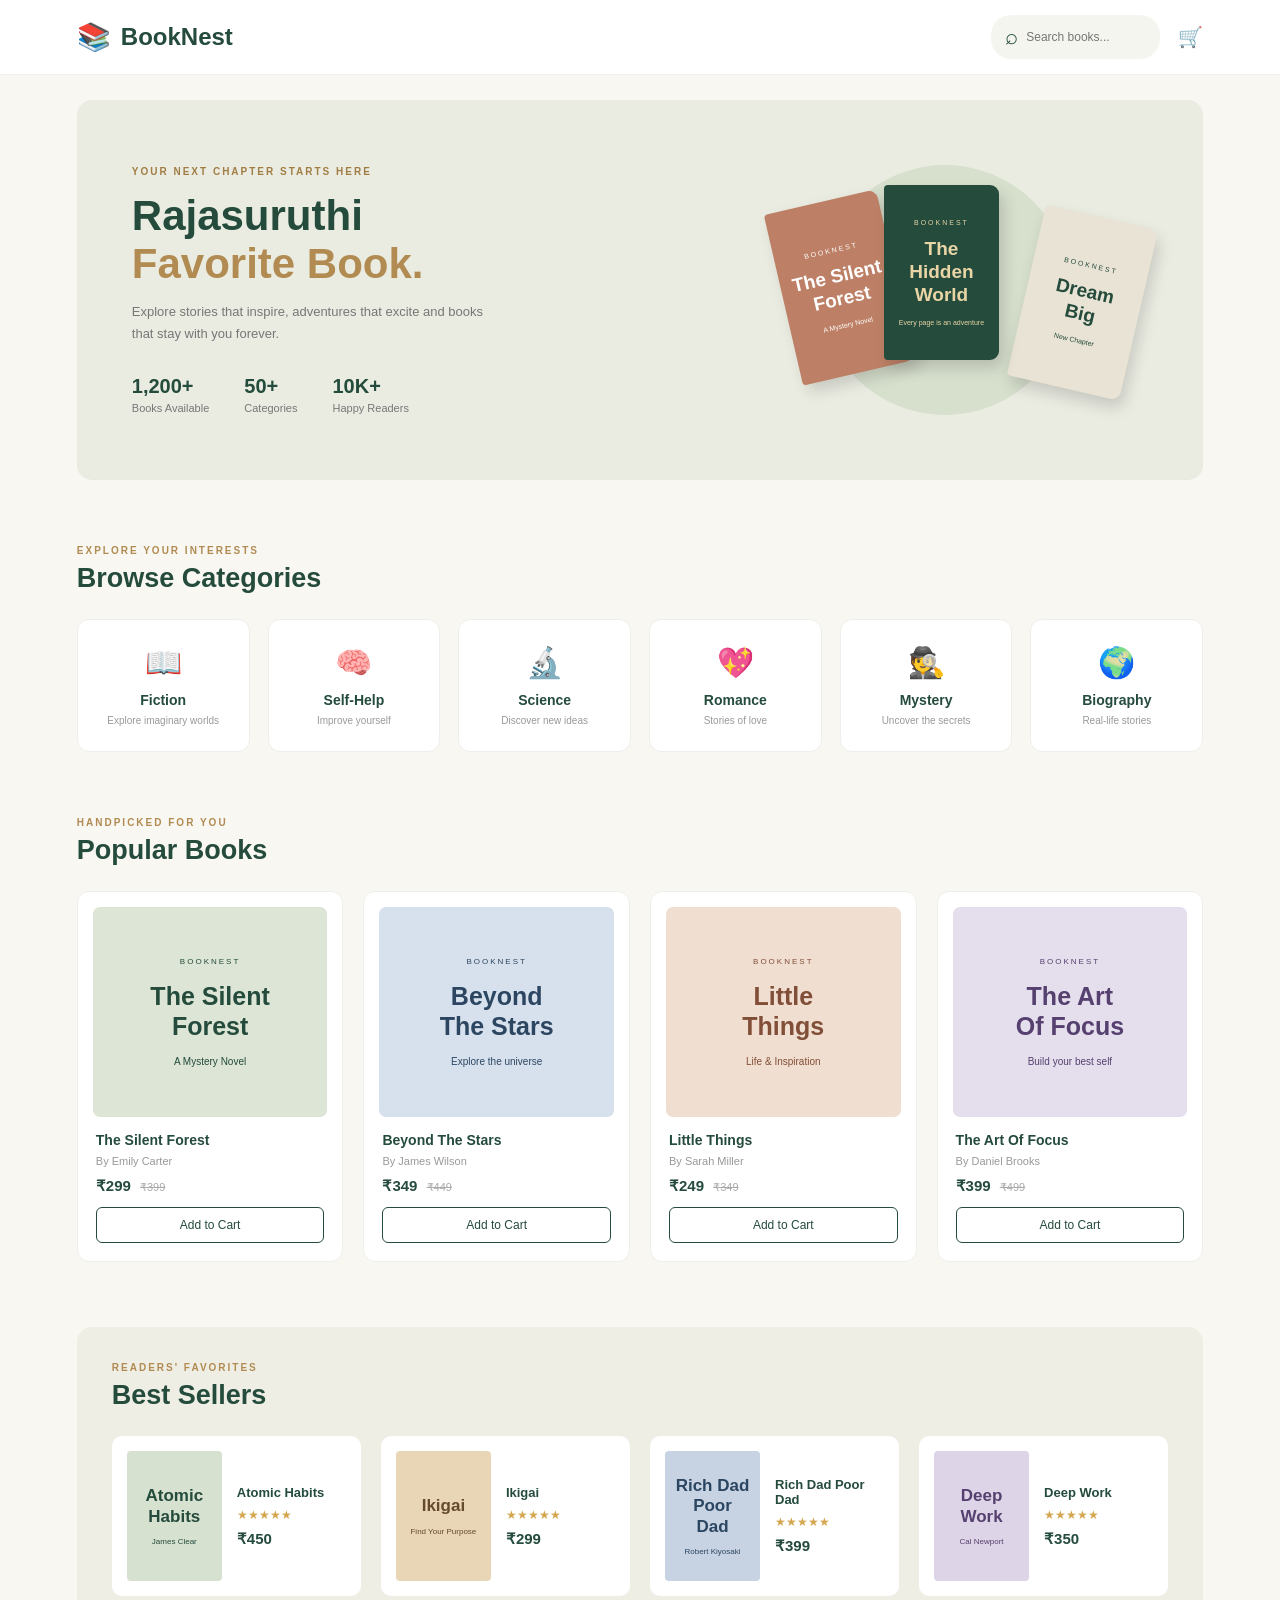
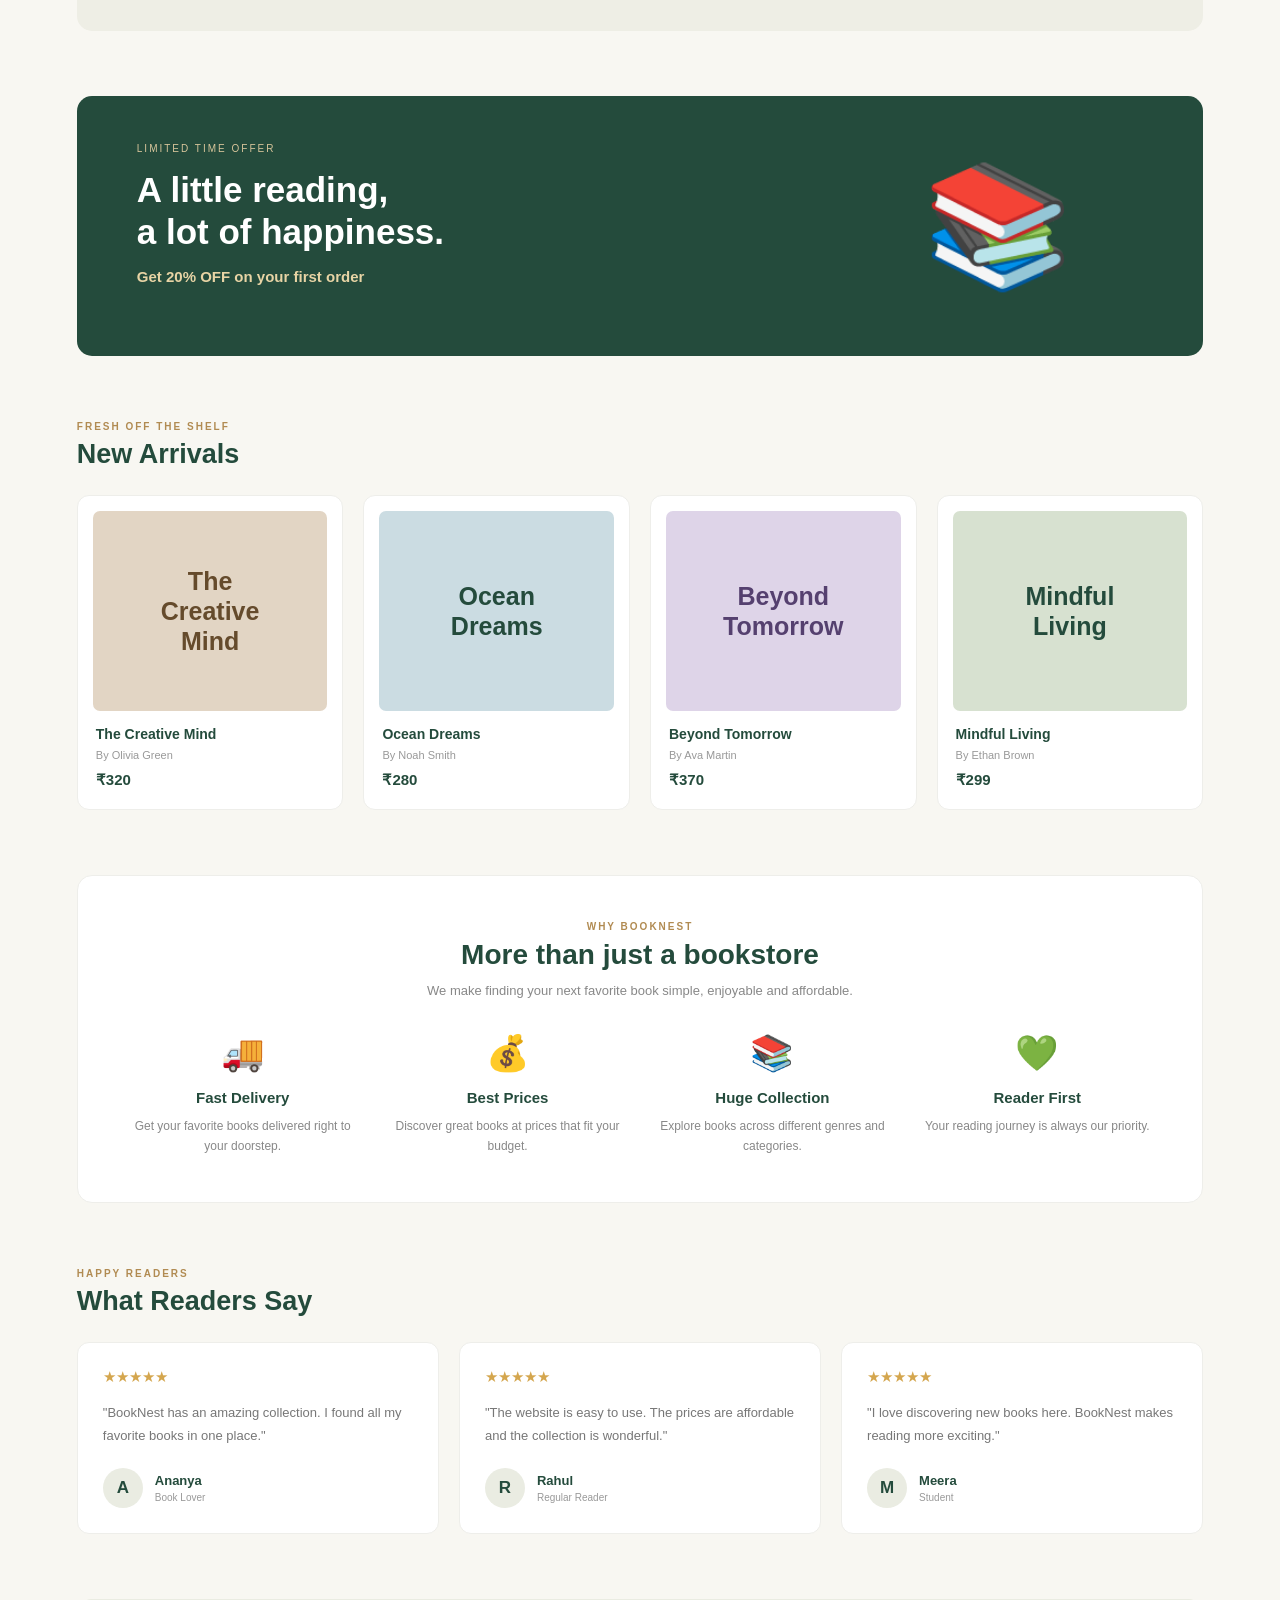
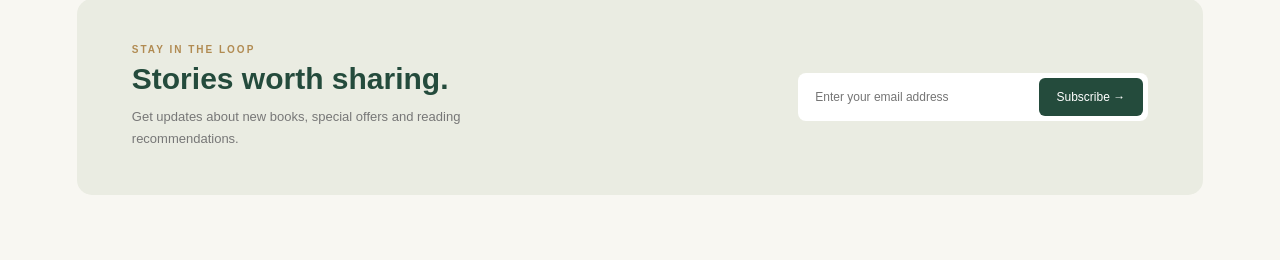
<file: index.html>
<!DOCTYPE html>
<html lang="en">
<head>
    <meta charset="UTF-8">
    <meta name="viewport" content="width=device-width, initial-scale=1.0">

    <title>BookNest | Home</title>

    <link rel="stylesheet" href="index.css">
</head>

<body>

<!-- Navigation -->

<header class="navbar">

    <div class="logo">
        <span>📚</span>
        <h2>BookNest</h2>
    </div>

   
    <div class="nav-right">

        <div class="search-box">
            <span>⌕</span>
            <input type="text" id="searchInput"
                   placeholder="Search books...">
        </div>

        <a href="cart.html" class="cart">🛒</a>

        

    </div>

</header>


<!-- Hero Section -->

<section class="hero">

    <div class="hero-content">

        <p class="subtitle">
            YOUR NEXT CHAPTER STARTS HERE
        </p>

        <h1>
            Rajasuruthi<br>
            <span>Favorite Book.</span>
        </h1>

        <p class="hero-description">
            Explore stories that inspire, adventures
            that excite and books that stay with you
            forever.
        </p>

        

        <div class="stats">

            <div>
                <h3>1,200+</h3>
                <p>Books Available</p>
            </div>

            <div>
                <h3>50+</h3>
                <p>Categories</p>
            </div>

            <div>
                <h3>10K+</h3>
                <p>Happy Readers</p>
            </div>

        </div>

    </div>

    <div class="hero-image">

        <div class="circle"></div>

        <div class="hero-book book-a">
            <span>BOOKNEST</span>
            <h2>The Silent<br>Forest</h2>
            <p>A Mystery Novel</p>
        </div>

        <div class="hero-book book-b">
            <span>BOOKNEST</span>
            <h2>The Hidden<br>World</h2>
            <p>Every page is an adventure</p>
        </div>

        <div class="hero-book book-c">
            <span>BOOKNEST</span>
            <h2>Dream<br>Big</h2>
            <p>New Chapter</p>
        </div>

    </div>

</section>


<!-- Categories -->

<section class="categories section">

    <div class="section-heading">

        <div>
            <p class="section-label">EXPLORE YOUR INTERESTS</p>
            <h2>Browse Categories</h2>
        </div>

       

    </div>

    <div class="category-grid">

        <a href="fiction.html" class="category-card">
            <span>📖</span>
            <h3>Fiction</h3>
            <p>Explore imaginary worlds</p>
        </a>

        <a href="selfhelp.html" class="category-card">
            <span>🧠</span>
            <h3>Self-Help</h3>
            <p>Improve yourself</p>
        </a>

        <a href="science.html" class="category-card">
            <span>🔬</span>
            <h3>Science</h3>
            <p>Discover new ideas</p>
        </a>

        <a href="romance.html" class="category-card">
            <span>💖</span>
            <h3>Romance</h3>
            <p>Stories of love</p>
        </a>

        <a href="mystery.html" class="category-card">
            <span>🕵️</span>
            <h3>Mystery</h3>
            <p>Uncover the secrets</p>
        </a>

        <a href="bio.html" class="category-card">
            <span>🌍</span>
            <h3>Biography</h3>
            <p>Real-life stories</p>
        </a>

    </div>

</section>


<!-- Popular Books -->

<!-- Popular Books -->

<section class="popular section">

    <div class="section-heading">

        <div>
            <p class="section-label">HANDPICKED FOR YOU</p>
            <h2>Popular Books</h2>
        </div>

        

    </div>

    <div class="book-list">

        <div class="book-card">

            <div class="cover cover-one">
                <span>BOOKNEST</span>
                <h3>The Silent<br>Forest</h3>
                <p>A Mystery Novel</p>
            </div>

            <div class="book-info">
                <h3>The Silent Forest</h3>
                <p>By Emily Carter</p>

                <div class="price">
                    ₹299 <span>₹399</span>
                </div>

                <button class="add-cart"  onclick="addToCart(
    'The Silent Forest',
    'Emily Carter',
    299,
    'cover-blue',
    'Mystery'
)">
                    Add to Cart
                </button>
            </div>

        </div>

        <div class="book-card">

            <div class="cover cover-two">
                <span>BOOKNEST</span>
                <h3>Beyond<br>The Stars</h3>
                <p>Explore the universe</p>
            </div>

            <div class="book-info">
                <h3>Beyond The Stars</h3>
                <p>By James Wilson</p>

                <div class="price">
                    ₹349 <span>₹449</span>
                </div>

                <button class="add-cart"  onclick="addToCart(
    'Beyond The Stars',
    'James Wilson',
    349,
    'cover-sky',
    'Science Fiction'
)">
                    Add to Cart
                </button>
            </div>

        </div>

        <div class="book-card">

            <div class="cover cover-three">
                <span>BOOKNEST</span>
                <h3>Little<br>Things</h3>
                <p>Life & Inspiration</p>
            </div>

            <div class="book-info">
                <h3>Little Things</h3>
                <p>By Sarah Miller</p>

                <div class="price">
                    ₹249 <span>₹349</span>
                </div>

                <button class="add-cart"  onclick="addToCart(
    'Little Things',
    'Sarah Miller',
    249,
    'cover-pink',
    'Self Help'
)">
                    Add to Cart
                </button>
            </div>

        </div>

        <div class="book-card">

            <div class="cover cover-four">
                <span>BOOKNEST</span>
                <h3>The Art<br>Of Focus</h3>
                <p>Build your best self</p>
            </div>

            <div class="book-info">
                <h3>The Art Of Focus</h3>
                <p>By Daniel Brooks</p>

                <div class="price">
                    ₹399 <span>₹499</span>
                </div>

                <button class="add-cart"  onclick="addToCart(
    'The Art Of Focus',
    'Daniel Brooks',
    399,
    'cover-purple',
    'Self Help'
)" >
                    Add to Cart
                </button>
            </div>

        </div>

    </div>

</section>



<!-- Best Sellers -->

<section class="bestsellers section">

    <div class="section-heading">

        <div>
            <p class="section-label">READERS' FAVORITES</p>
            <h2>Best Sellers</h2>
        </div>

        

    </div>

    <div class="best-grid">

        <div class="best-card">
            <div class="best-cover best-one">
                <h3>Atomic<br>Habits</h3>
                <p>James Clear</p>
            </div>

            <div class="best-info">
                <h3>Atomic Habits</h3>
                <p>★★★★★</p>
                <h4>₹450</h4>
            </div>
        </div>

        <div class="best-card">
            <div class="best-cover best-two">
                <h3>Ikigai</h3>
                <p>Find Your Purpose</p>
            </div>

            <div class="best-info">
                <h3>Ikigai</h3>
                <p>★★★★★</p>
                <h4>₹299</h4>
            </div>
        </div>

        <div class="best-card">
            <div class="best-cover best-three">
                <h3>Rich Dad<br>Poor Dad</h3>
                <p>Robert Kiyosaki</p>
            </div>

            <div class="best-info">
                <h3>Rich Dad Poor Dad</h3>
                <p>★★★★★</p>
                <h4>₹399</h4>
            </div>
        </div>

        <div class="best-card">
            <div class="best-cover best-four">
                <h3>Deep<br>Work</h3>
                <p>Cal Newport</p>
            </div>

            <div class="best-info">
                <h3>Deep Work</h3>
                <p>★★★★★</p>
                <h4>₹350</h4>
            </div>
        </div>

    </div>

</section>


<!-- Offer Banner -->

<section class="offer section">

    <div class="offer-content">

        <p>LIMITED TIME OFFER</p>

        <h2>
            A little reading,<br>
            a lot of happiness.
        </h2>

        <h3>Get 20% OFF on your first order</h3>

        
    </div>

    <div class="offer-icon">
        📚
    </div>

</section>


<!-- New Arrivals -->

<section class="new-arrivals section">

    <div class="section-heading">

        <div>
            <p class="section-label">FRESH OFF THE SHELF</p>
            <h2>New Arrivals</h2>
        </div>

        

    </div>

    <div class="new-grid">

        <div class="new-card">
            <div class="new-cover new-one">
                <h3>The<br>Creative<br>Mind</h3>
            </div>

            <div class="new-info">
                <h3>The Creative Mind</h3>
                <p>By Olivia Green</p>
                <h4>₹320</h4>
            </div>
        </div>

        <div class="new-card">
            <div class="new-cover new-two">
                <h3>Ocean<br>Dreams</h3>
            </div>

            <div class="new-info">
                <h3>Ocean Dreams</h3>
                <p>By Noah Smith</p>
                <h4>₹280</h4>
            </div>
        </div>

        <div class="new-card">
            <div class="new-cover new-three">
                <h3>Beyond<br>Tomorrow</h3>
            </div>

            <div class="new-info">
                <h3>Beyond Tomorrow</h3>
                <p>By Ava Martin</p>
                <h4>₹370</h4>
            </div>
        </div>

        <div class="new-card">
            <div class="new-cover new-four">
                <h3>Mindful<br>Living</h3>
            </div>

            <div class="new-info">
                <h3>Mindful Living</h3>
                <p>By Ethan Brown</p>
                <h4>₹299</h4>
            </div>
        </div>

    </div>

</section>


<!-- Why BookNest -->

<section class="why section">

    <div class="why-heading">
        <p class="section-label">WHY BOOKNEST</p>
        <h2>More than just a bookstore</h2>
        <p>
            We make finding your next favorite book
            simple, enjoyable and affordable.
        </p>
    </div>

    <div class="why-grid">

        <div class="why-card">
            <span>🚚</span>
            <h3>Fast Delivery</h3>
            <p>
                Get your favorite books delivered
                right to your doorstep.
            </p>
        </div>

        <div class="why-card">
            <span>💰</span>
            <h3>Best Prices</h3>
            <p>
                Discover great books at prices
                that fit your budget.
            </p>
        </div>

        <div class="why-card">
            <span>📚</span>
            <h3>Huge Collection</h3>
            <p>
                Explore books across different
                genres and categories.
            </p>
        </div>

        <div class="why-card">
            <span>💚</span>
            <h3>Reader First</h3>
            <p>
                Your reading journey is
                always our priority.
            </p>
        </div>

    </div>

</section>


<!-- Customer Reviews -->

<section class="reviews section">

    <div class="section-heading">

        <div>
            <p class="section-label">HAPPY READERS</p>
            <h2>What Readers Say</h2>
        </div>

    </div>

    <div class="review-grid">

        <div class="review-card">
            <p class="stars">★★★★★</p>

            <p class="review-text">
                "BookNest has an amazing collection.
                I found all my favorite books in one place."
            </p>

            <div class="review-user">
                <div class="avatar">A</div>

                <div>
                    <h3>Ananya</h3>
                    <p>Book Lover</p>
                </div>
            </div>
        </div>

        <div class="review-card">
            <p class="stars">★★★★★</p>

            <p class="review-text">
                "The website is easy to use.
                The prices are affordable and the
                collection is wonderful."
            </p>

            <div class="review-user">
                <div class="avatar">R</div>

                <div>
                    <h3>Rahul</h3>
                    <p>Regular Reader</p>
                </div>
            </div>
        </div>

        <div class="review-card">
            <p class="stars">★★★★★</p>

            <p class="review-text">
                "I love discovering new books here.
                BookNest makes reading more exciting."
            </p>

            <div class="review-user">
                <div class="avatar">M</div>

                <div>
                    <h3>Meera</h3>
                    <p>Student</p>
                </div>
            </div>
        </div>

    </div>

</section>


<!-- Newsletter -->

<section class="newsletter">

    <div>
        <p class="section-label">STAY IN THE LOOP</p>

        <h2>Stories worth sharing.</h2>

        <p>
            Get updates about new books,
            special offers and reading recommendations.
        </p>
    </div>

    <form id="newsletterForm">

        <input type="email"
               id="newsletterEmail"
               placeholder="Enter your email address"
               required>

        <button type="submit">
            Subscribe →
        </button>

    </form>

</section>





<script src="index.js"></script>
<script src="cart.js"></script>

</body>
</html>
</file>
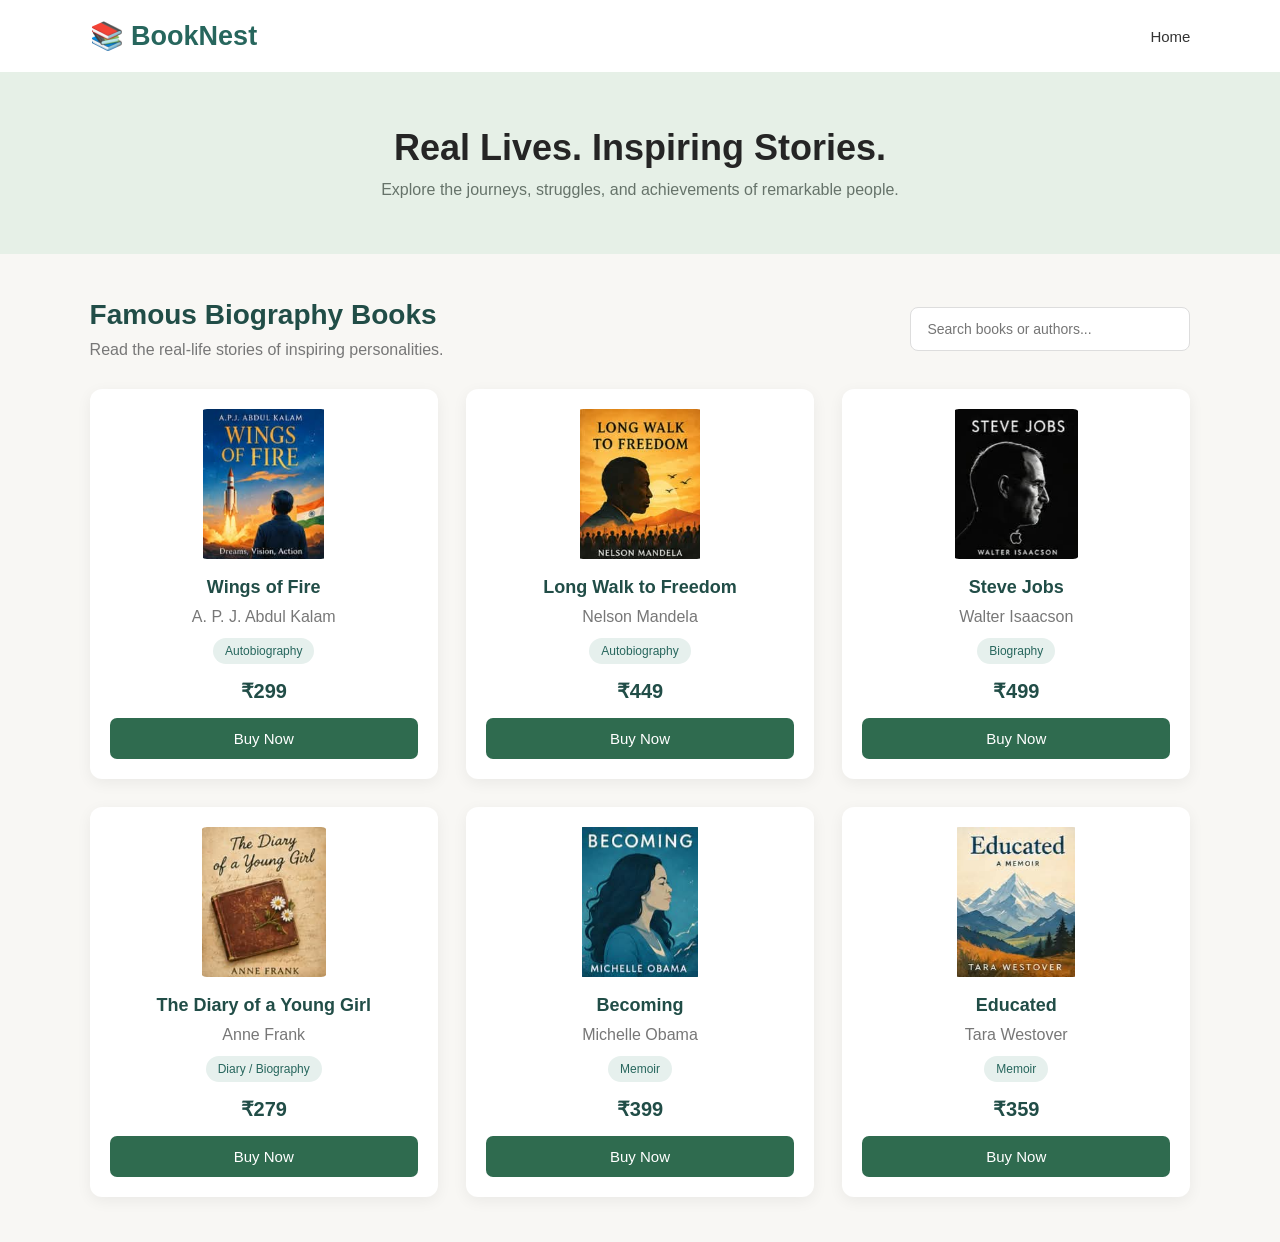
<file: bio.html>
<!DOCTYPE html>
<html lang="en">
<head>
    <meta charset="UTF-8">
    <meta name="viewport" content="width=device-width, initial-scale=1.0">
    <title>BookNest | Biography Books</title>
    <link rel="stylesheet" href="bio.css">
</head>
<body>

    <header class="navbar">
        <h2 class="logo">📚 BookNest</h2>

        <nav>
            <a href="index.html">Home</a>
            
        </nav>
    </header>

    <section class="hero">
        <div>
            <h1>Real Lives. Inspiring Stories.</h1>
            <p>Explore the journeys, struggles, and achievements of remarkable people.</p>
        </div>
    </section>

    <section class="books-section">

        <div class="section-heading">
            <div>
                <h2>Famous Biography Books</h2>
                <p>Read the real-life stories of inspiring personalities.</p>
            </div>

            <input
                type="text"
                id="searchInput"
                placeholder="Search books or authors..."
            >
        </div>

        <div class="book-container" id="bookContainer">

            <div class="book-card">
                <div class="book-cover">
                    <img src="wings.jpeg" alt="Wings of Fire">
                </div>
                <h3>Wings of Fire</h3>
                <p>A. P. J. Abdul Kalam</p>
                <span class="genre">Autobiography</span>
                <h4>₹299</h4>
                <button class="buy-btn"
                    onclick="buyBook('Wings of Fire','A. P. J. Abdul Kalam',299,'wings.jpeg','Autobiography')">
                    Buy Now
                </button>
            </div>

            <div class="book-card">
                <div class="book-cover">
                    <img src="long.jpeg"
                         alt="Long Walk to Freedom">
                </div>
                <h3>Long Walk to Freedom</h3>
                <p>Nelson Mandela</p>
                <span class="genre">Autobiography</span>
                <h4>₹449</h4>
                <button class="buy-btn"
                    onclick="buyBook('Long Walk to Freedom','Nelson Mandela',449,'long.jpeg','Autobiography')">
                    Buy Now
                </button>
            </div>

            <div class="book-card">
                <div class="book-cover">
                    <img src="jobs.jpeg" alt="Steve Jobs">
                </div>
                <h3>Steve Jobs</h3>
                <p>Walter Isaacson</p>
                <span class="genre">Biography</span>
                <h4>₹499</h4>
                <button class="buy-btn"
                    onclick="buyBook('Steve Jobs','Walter Isaacson',499,'jobs.jpeg','Biography')">
                    Buy Now
                </button>
            </div>

            <div class="book-card">
                <div class="book-cover">
                    <img src="diary.jpeg"
                         alt="The Diary of a Young Girl">
                </div>
                <h3>The Diary of a Young Girl</h3>
                <p>Anne Frank</p>
                <span class="genre">Diary / Biography</span>
                <h4>₹279</h4>
                <button class="buy-btn"
                    onclick="buyBook('The Diary of a Young Girl','Anne Frank',279,'diary.jpeg','Diary / Biography')">
                    Buy Now
                </button>
            </div>

            <div class="book-card">
                <div class="book-cover">
                    <img src="becoming.jpeg" alt="Becoming">
                </div>
                <h3>Becoming</h3>
                <p>Michelle Obama</p>
                <span class="genre">Memoir</span>
                <h4>₹399</h4>
                <button class="buy-btn"
                    onclick="buyBook('Becoming','Michelle Obama',399,'becoming.jpeg','Memoir')">
                    Buy Now
                </button>
            </div>

            <div class="book-card">
                <div class="book-cover">
                    <img src="educated.jpeg" alt="Educated">
                </div>
                <h3>Educated</h3>
                <p>Tara Westover</p>
                <span class="genre">Memoir</span>
                <h4>₹359</h4>
                <button class="buy-btn"
                    onclick="buyBook('Educated','Tara Westover',359,'educated.jpeg','Memoir')">
                    Buy Now
                </button>
            </div>

        </div>

        <p id="noBooks">No books found.</p>

    </section>

    <script src="bio.js"></script>
</body>
</html>
</file>
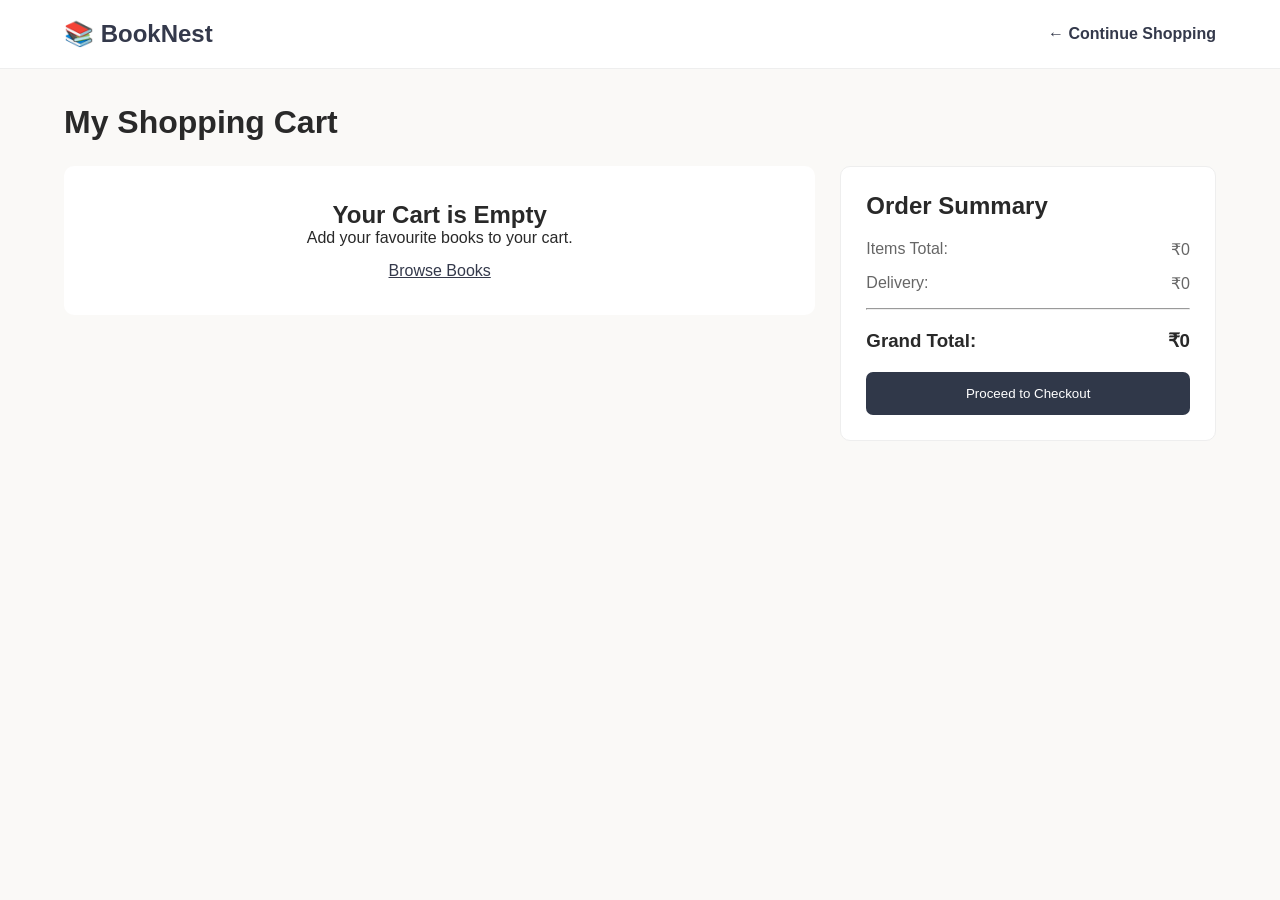
<file: cart.html>
<!DOCTYPE html>
<html lang="en">
<head>
    <meta charset="UTF-8">
    <meta name="viewport" content="width=device-width, initial-scale=1.0">
    <title>BookNest | My Cart</title>
    <link rel="stylesheet" href="cart.css">
</head>
<body>

<header class="navbar">
    <h2>📚 BookNest</h2>
    <a href="index.html">← Continue Shopping</a>
</header>

<main class="cart-container">

    <h1>My Shopping Cart</h1>

    <div class="cart-layout">

        <div id="cartItems"></div>

        <div class="summary">
            <h2>Order Summary</h2>

            <p>Items Total: <span id="itemsTotal">₹0</span></p>
            <p>Delivery: <span id="delivery">₹0</span></p>

            <hr>

            <h3>Grand Total: <span id="grandTotal">₹0</span></h3>

            <button onclick="checkout()">Proceed to Checkout</button>
        </div>

    </div>

</main>

<script src="cart.js"></script>
<script src="cart-page.js"></script>

</body>
</html>
</file>
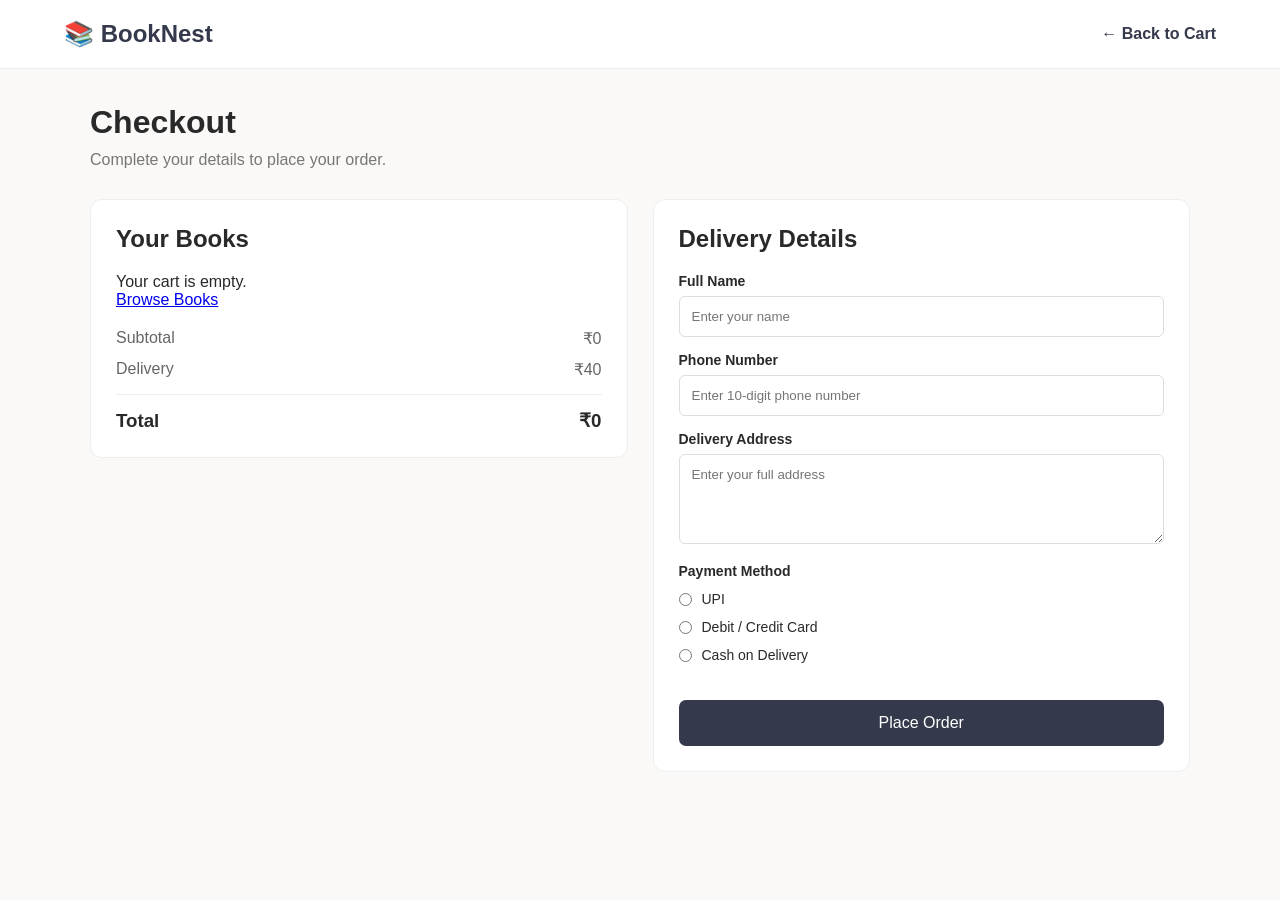
<file: corder.html>
<!DOCTYPE html>
<html lang="en">
<head>
    <meta charset="UTF-8">
    <meta name="viewport" content="width=device-width, initial-scale=1.0">
    <title>BookNest | Checkout</title>
    <link rel="stylesheet" href="corder.css">
</head>
<body>

<header class="navbar">
    <h2>📚 BookNest</h2>
    <a href="cart.html">← Back to Cart</a>
</header>

<main class="checkout-container">

    <h1>Checkout</h1>
    <p class="subtitle">Complete your details to place your order.</p>

    <div class="checkout-layout">

        <!-- Order Summary -->
        <section class="order-summary">
            <h2>Your Books</h2>

            <div id="orderBooks"></div>

            <div class="total-box">
                <p>Subtotal <span id="subtotal">₹0</span></p>
                <p>Delivery <span id="delivery">₹40</span></p>
                <h3>Total <span id="total">₹0</span></h3>
            </div>
        </section>

        <!-- Customer Form -->
        <section class="customer-form">
            <h2>Delivery Details</h2>

            <form id="orderForm">

                <label>Full Name</label>
                <input type="text" id="customerName"
                       placeholder="Enter your name" required>

                <label>Phone Number</label>
                <input type="tel" id="phone"
                       placeholder="Enter 10-digit phone number"
                       pattern="[0-9]{10}" required>

                <label>Delivery Address</label>
                <textarea id="address"
                          placeholder="Enter your full address"
                          required></textarea>

                <label>Payment Method</label>

                <div class="payment-option">
                    <input type="radio" name="payment"
                           value="UPI" id="upi" required>
                    <label for="upi">UPI</label>
                </div>

                <div class="payment-option">
                    <input type="radio" name="payment"
                           value="Debit/Credit Card" id="card">
                    <label for="card">Debit / Credit Card</label>
                </div>

                <div class="payment-option">
                    <input type="radio" name="payment"
                           value="Cash on Delivery" id="cod">
                    <label for="cod">Cash on Delivery</label>
                </div>

                <div id="upiBox" class="upi-box">
                    <label>UPI ID</label>
                    <input type="text" id="upiId"
                           placeholder="example@upi">
                </div>

                <button type="submit" id="placeOrderBtn">
                    Place Order
                </button>

            </form>

            <div id="confirmation" class="confirmation">
                <h2>🎉 Order Confirmed!</h2>
                <p>Your order has been placed successfully.</p>
                <p id="orderNumber"></p>

                

                <a href="index.html" class="continue-btn">
                    Continue Shopping
                </a>
            </div>

        </section>

    </div>

</main>

<script src="cart.js"></script>
<script src="corder.js"></script>

</body>
</html>
</file>
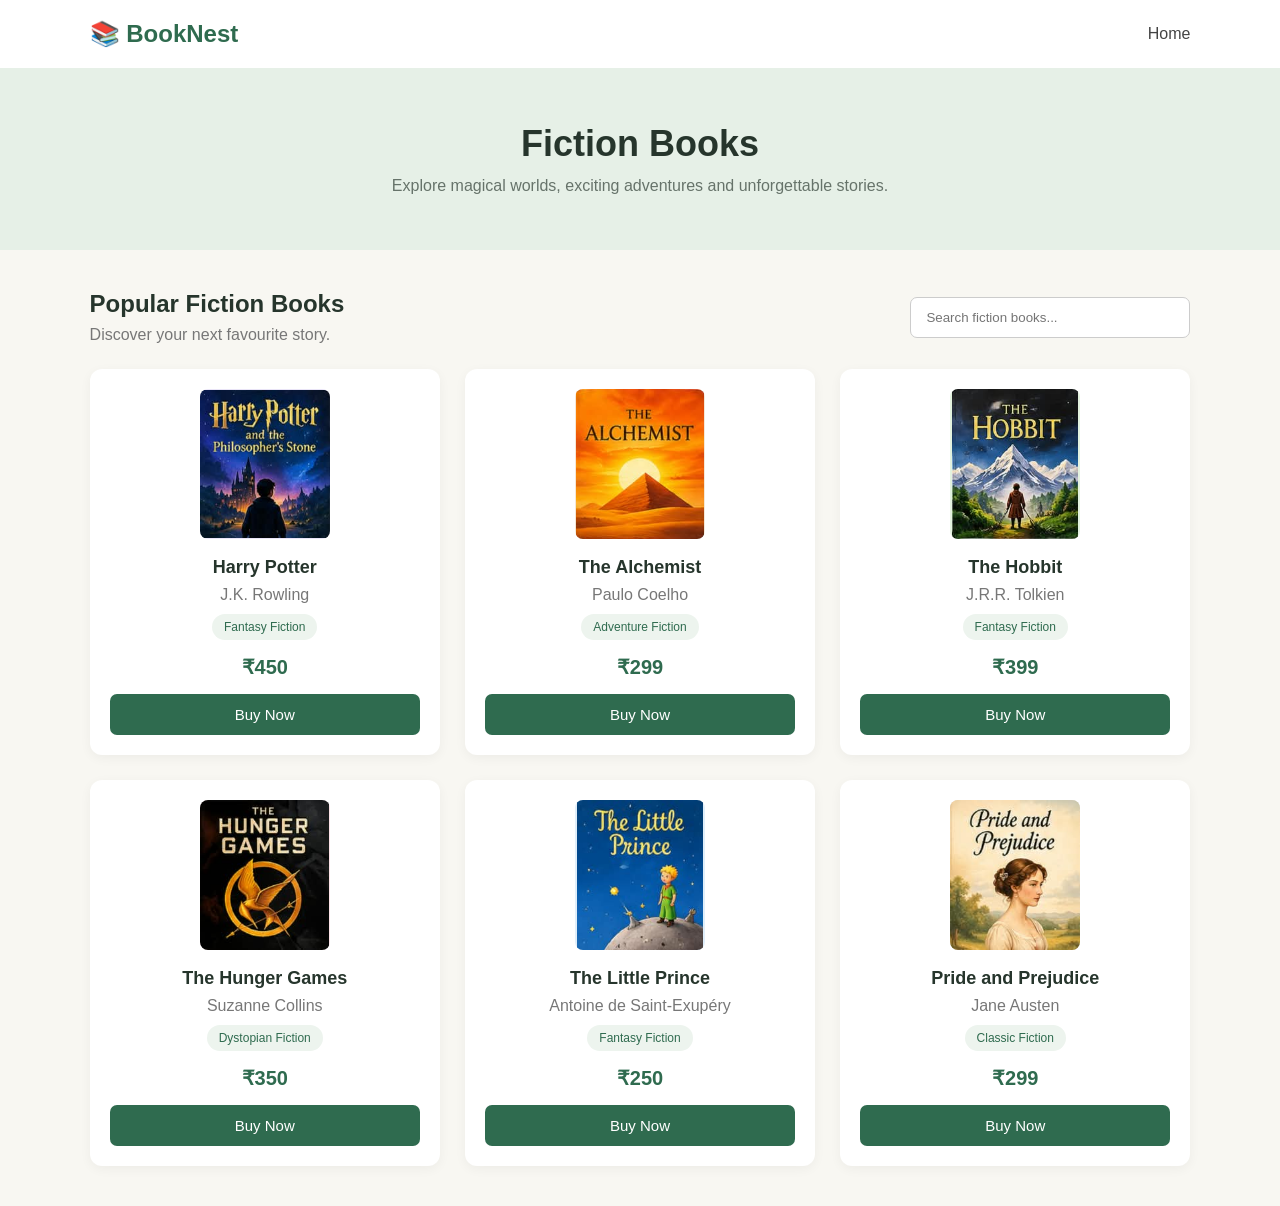
<file: fiction.html>
<!DOCTYPE html>
<html lang="en">
<head>
    <meta charset="UTF-8">
    <meta name="viewport" content="width=device-width, initial-scale=1.0">
    <title>BookNest | Fiction Books</title>
    <link rel="stylesheet" href="fiction.css">
</head>
<body>

<header class="navbar">
    <h2>📚 BookNest</h2>

    <nav>
        <a href="index.html">Home</a>
        
    </nav>
</header>

<section class="hero">
    <h1>Fiction Books</h1>
    <p>Explore magical worlds, exciting adventures and unforgettable stories.</p>
</section>

<section class="books-section">

    <div class="section-heading">
        <div>
            <h2>Popular Fiction Books</h2>
            <p>Discover your next favourite story.</p>
        </div>

        <input type="text" id="searchInput"
               placeholder="Search fiction books...">
    </div>

    <div class="book-container" id="bookContainer">

        <div class="book-card">
            <div class="book-cover cover1">
                <img src="harry2.jpeg" alt="Harry Potter book">
            </div>
            <h3>Harry Potter</h3>
            <p>J.K. Rowling</p>
            <span>Fantasy Fiction</span>
            <h4>₹450</h4>
            <button class="buy-btn"  onclick="buyBook('Harry Potter','J.K.Rowling',450,'harrypotter.jpeg','Fantasy Fiction')">
                Buy Now</button>
        </div>

        <div class="book-card">
            <div class="book-cover cover2">
                <img src="alchemist1.jpeg" alt="The Alchemist book">
            </div>
            <h3>The Alchemist</h3>
            <p>Paulo Coelho</p>
            <span>Adventure Fiction</span>
            <h4>₹299</h4>
            <button class="buy-btn"  onclick="buyBook('The Alchemist','Paulo Coelho',299,'alchemist.jpeg','Adventure Fiction')">Buy Now</button>
        </div>

        <div class="book-card">
            <div class="book-cover cover3">
                <img src="hobbit1.jpeg" alt="The Hobbit book">
            </div>
            <h3>The Hobbit</h3>
            <p>J.R.R. Tolkien</p>
            <span>Fantasy Fiction</span>
            <h4>₹399</h4>
            <button class="buy-btn"  onclick="buyBook('The Hobbit','J.R.R.Tolktien',399,'hobbit.jpeg','Fantasy Fiction')">Buy Now</button>
        </div>

        <div class="book-card">
            <div class="book-cover cover4">
                <img src="hunger.jpeg" alt="The Hunger Games book">
            </div>
            <h3>The Hunger Games</h3>
            <p>Suzanne Collins</p>
            <span>Dystopian Fiction</span>
            <h4>₹350</h4>
            <button class="buy-btn"  onclick="buyBook('The Hunger Games','Suzanne Collins',350,'hunger.jpeg','Dystopian Fiction')">Buy Now</button>
        </div>

        <div class="book-card">
            <div class="book-cover cover5">
                <img src="little.jpeg" alt="The Little Prince book">
            </div>
            <h3>The Little Prince</h3>
            <p>Antoine de Saint-Exupéry</p>
            <span>Fantasy Fiction</span>
            <h4>₹250</h4>
            <button class="buy-btn"  onclick="buyBook('The Little Prince','Antoine de Saint-Exupéry',250,'little.jpeg','Fantasy Fiction')">Buy Now</button>
        </div>

        <div class="book-card">
            <div class="book-cover cover6">
                <img src="pride.jpeg" alt="Pride and Prejudice book">
            </div>
            <h3>Pride and Prejudice</h3>
            <p>Jane Austen</p>
            <span>Classic Fiction</span>
            <h4>₹299</h4>
            <button class="buy-btn"  onclick="buyBook('Pride and Prejudice','Jane Austen',299,'pride.jpeg','Classic Fiction')">Buy Now</button>
        </div>

    </div>

    <p id="noBooks">No books found.</p>

</section>


<script src="fiction.js"></script>
</body>
</html>
</file>
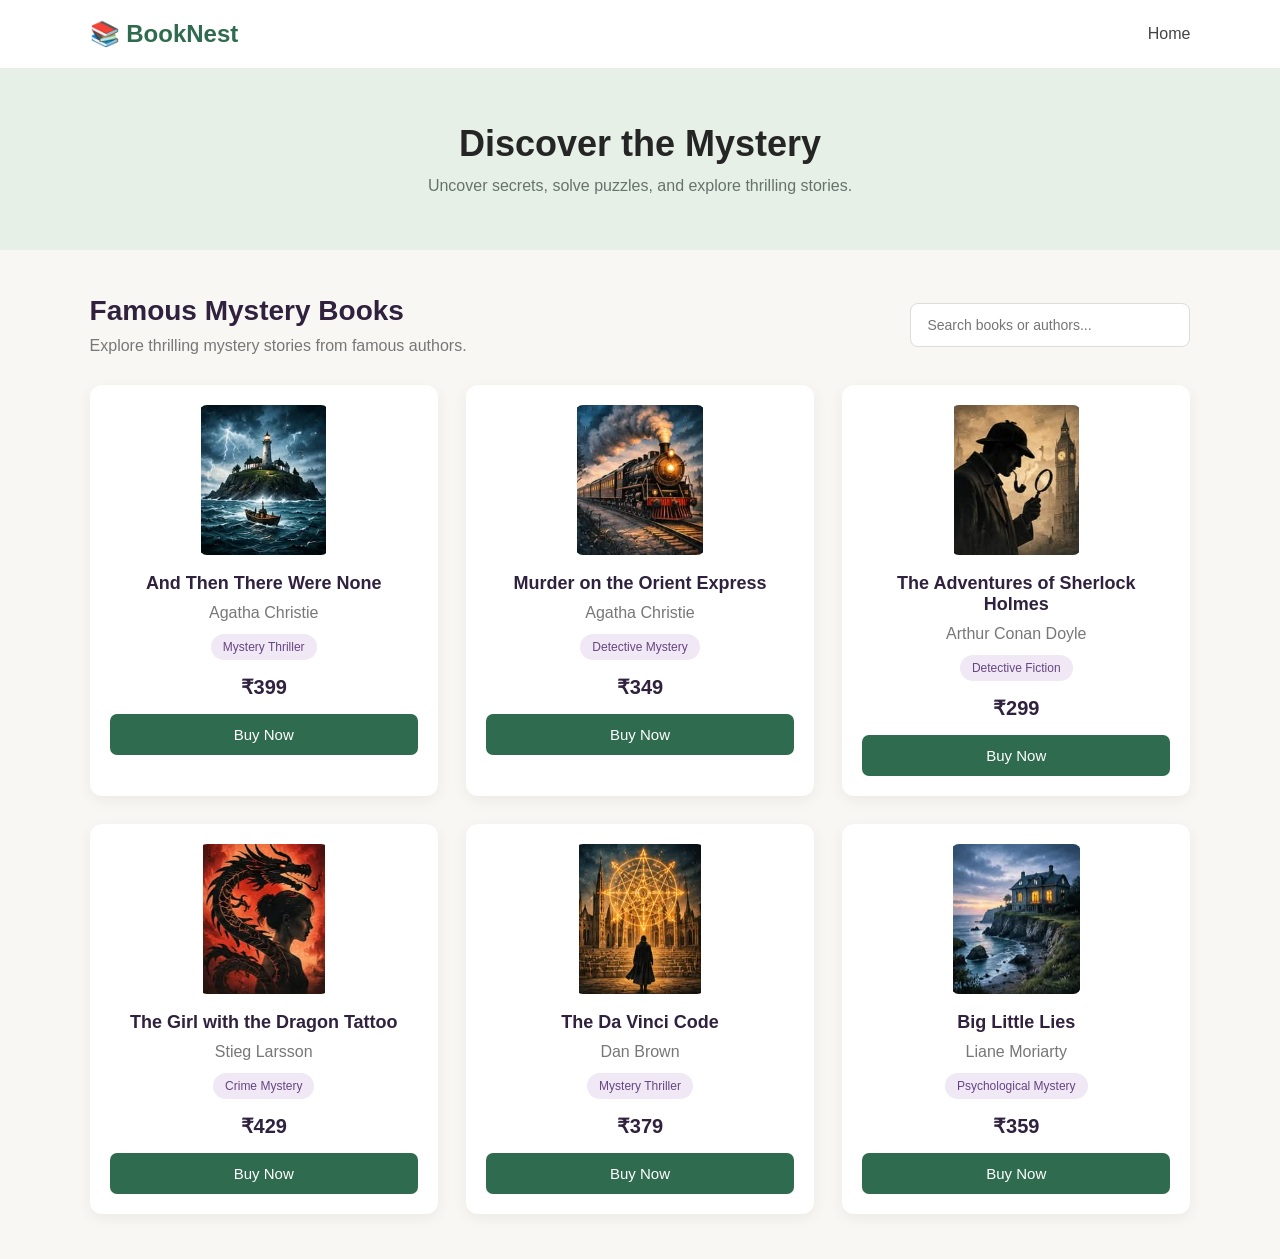
<file: mystery.html>
<!DOCTYPE html>
<html lang="en">
<head>
    <meta charset="UTF-8">
    <meta name="viewport" content="width=device-width, initial-scale=1.0">
    <title>BookNest | Mystery Books</title>
    <link rel="stylesheet" href="mystery.css">
</head>
<body>

    <header class="navbar">
        <h2 class="logo">📚 BookNest</h2>

        <nav>
            <a href="index.html">Home</a>
            
        </nav>
    </header>

    <section class="hero">
        <div>
            <h1>Discover the Mystery</h1>
            <p>Uncover secrets, solve puzzles, and explore thrilling stories.</p>
        </div>
    </section>

    <section class="books-section">

        <div class="section-heading">
            <div>
                <h2>Famous Mystery Books</h2>
                <p>Explore thrilling mystery stories from famous authors.</p>
            </div>

            <input
                type="text"
                id="searchInput"
                placeholder="Search books or authors..."
            >
        </div>

        <div class="book-container" id="bookContainer">

            <div class="book-card">
                <div class="book-cover cover1">
                    <img src="none.jpeg"
                         alt="And Then There Were None">
                </div>
                <h3>And Then There Were None</h3>
                <p>Agatha Christie</p>
                <span class="genre">Mystery Thriller</span>
                <h4>₹399</h4>
                <button class="buy-btn"
                        onclick="buyBook('And Then There Were None','Agatha Christie',399,'none.jpeg','Mystery Thriller')">
                    Buy Now
                </button>
            </div>

            <div class="book-card">
                <div class="book-cover cover2">
                    <img src="murder.jpeg"
                         alt="Murder on the Orient Express">
                </div>
                <h3>Murder on the Orient Express</h3>
                <p>Agatha Christie</p>
                <span class="genre">Detective Mystery</span>
                <h4>₹349</h4>
                <button class="buy-btn"
                        onclick="buyBook('Murder on the Orient Express','Agatha Christie',349,'murder.jpeg','Detective Mystery')">
                    Buy Now
                </button>
            </div>

            <div class="book-card">
                <div class="book-cover cover3">
                    <img src="sherlock.jpeg"
                         alt="The Adventures of Sherlock Holmes">
                </div>
                <h3>The Adventures of Sherlock Holmes</h3>
                <p>Arthur Conan Doyle</p>
                <span class="genre">Detective Fiction</span>
                <h4>₹299</h4>
                <button class="buy-btn"
                        onclick="buyBook('The Adventures of Sherlock Holmes','Arthur Conan Doyle',299,'sherlock.jpeg','Detective Fiction')">
                    Buy Now
                </button>
            </div>

            <div class="book-card">
                <div class="book-cover cover4">
                    <img src="tatto.jpeg"
                         alt="The Girl with the Dragon Tattoo">
                </div>
                <h3>The Girl with the Dragon Tattoo</h3>
                <p>Stieg Larsson</p>
                <span class="genre">Crime Mystery</span>
                <h4>₹429</h4>
                <button class="buy-btn"
                        onclick="buyBook('The Girl with the Dragon Tattoo','Stieg Larsson',429,'tatto.jpeg','Crime Mystery')">
                    Buy Now
                </button>
            </div>

            <div class="book-card">
                <div class="book-cover cover5">
                    <img src="code.jpeg"
                         alt="The Da Vinci Code">
                </div>
                <h3>The Da Vinci Code</h3>
                <p>Dan Brown</p>
                <span class="genre">Mystery Thriller</span>
                <h4>₹379</h4>
                <button class="buy-btn"
                        onclick="buyBook('The Da Vinci Code','Dan Brown',379,'code.jpeg','Mystery Thriller')">
                    Buy Now
                </button>
            </div>

            <div class="book-card">
                <div class="book-cover cover6">
                    <img src="lies.jpeg"
                         alt="Big Little Lies">
                </div>
                <h3>Big Little Lies</h3>
                <p>Liane Moriarty</p>
                <span class="genre">Psychological Mystery</span>
                <h4>₹359</h4>
                <button class="buy-btn"
                        onclick="buyBook('Big Little Lies','Liane Moriarty',359,'lies.jpeg','Psychological Mystery')">
                    Buy Now
                </button>
            </div>

        </div>

        <p id="noBooks">No books found.</p>

    </section>

    <script src="mystery.js"></script>
</body>
</html>
</file>
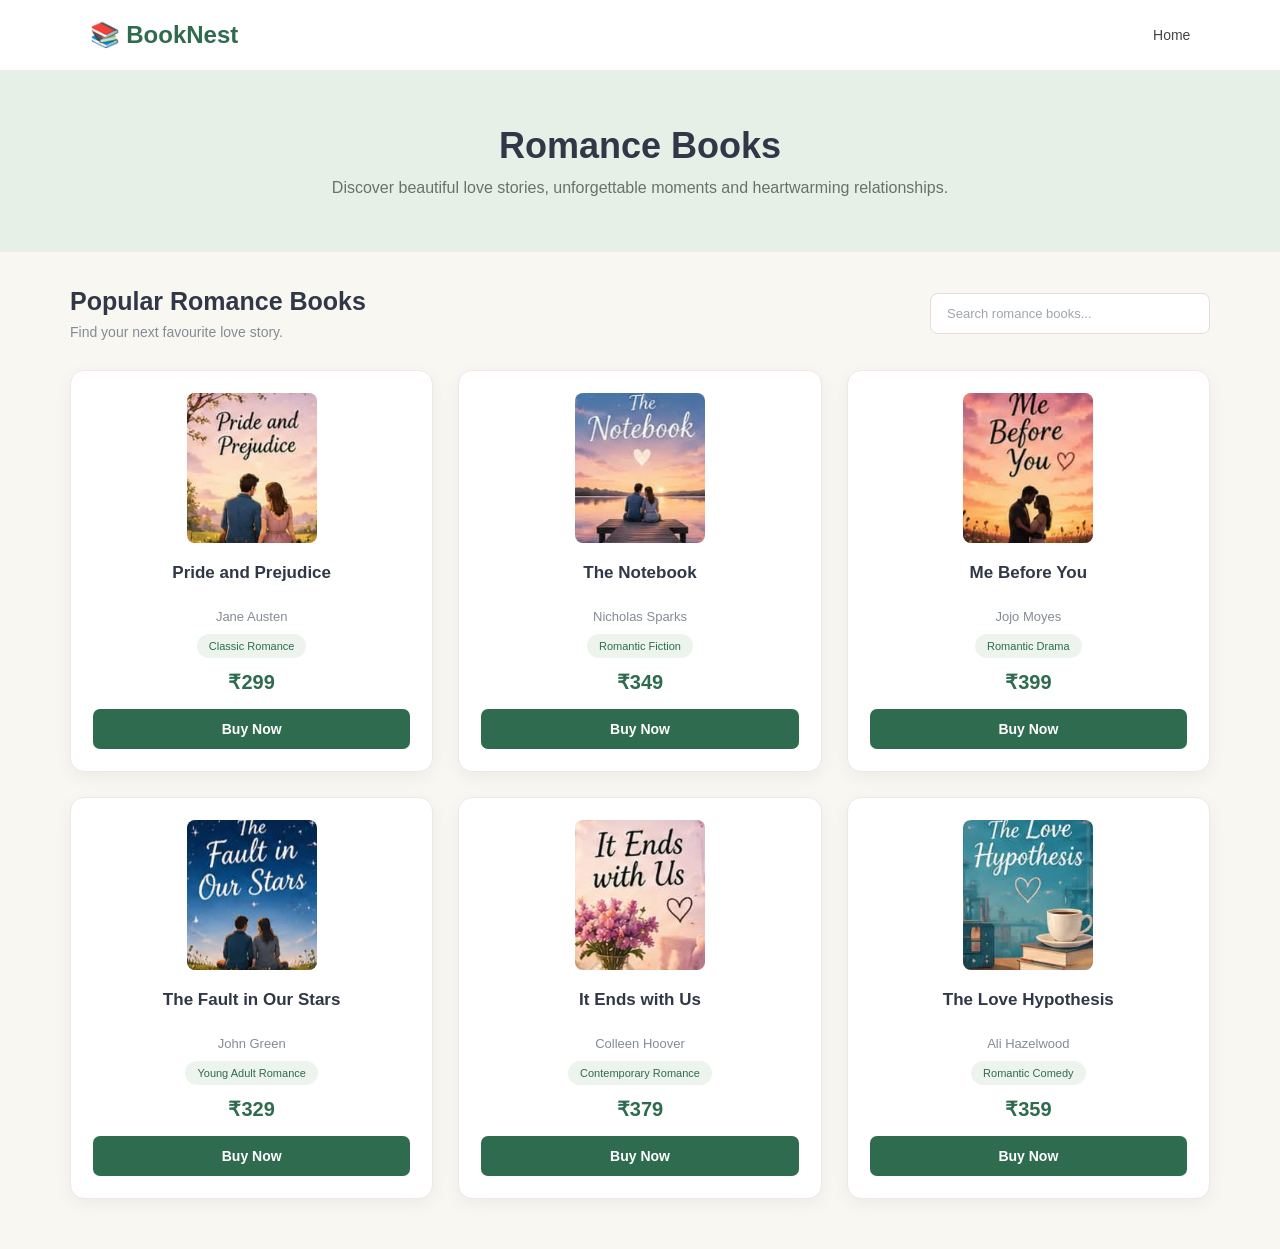
<file: romance.html>
<!DOCTYPE html>
<html lang="en">
<head>
    <meta charset="UTF-8">
    <meta name="viewport" content="width=device-width, initial-scale=1.0">

    <title>BookNest | Romance Books</title>

    <link rel="stylesheet" href="romance.css">
</head>

<body>

<header class="navbar">
    <h2>📚 BookNest</h2>

    <nav>
        <a href="index.html">Home</a>
        
    </nav>
</header>

<section class="hero">
    <h1>Romance Books</h1>

    <p>
        Discover beautiful love stories, unforgettable moments
        and heartwarming relationships.
    </p>
</section>

<section class="books-section">

    <div class="section-heading">
        <div>
            <h2>Popular Romance Books</h2>
            <p>Find your next favourite love story.</p>
        </div>

        <input
            type="text"
            id="searchInput"
            placeholder="Search romance books..."
        >
    </div>

    <div class="book-container" id="bookContainer">

        <!-- Book 1 -->
        <div class="book-card">
            <div class="book-cover cover1">
                <img src="prejudice.jpeg"
                     alt="Pride and Prejudice">
            </div>

            <h3>Pride and Prejudice</h3>
            <p>Jane Austen</p>
            <span>Classic Romance</span>
            <h4>₹299</h4>

            <button class="buy-btn"
                onclick="buyBook('Pride and Prejudice','Jane Austen',299,'prejudice.jpeg','Classic Romance')">
                Buy Now
            </button>
        </div>

        <!-- Book 2 -->
        <div class="book-card">
            <div class="book-cover cover2">
                <img src="notebook.jpeg"
                     alt="The Notebook">
            </div>

            <h3>The Notebook</h3>
            <p>Nicholas Sparks</p>
            <span>Romantic Fiction</span>
            <h4>₹349</h4>

            <button class="buy-btn"
                onclick="buyBook('The Notebook','Nicholas Sparks',349,'notebook.jpeg','Romantic Fiction')">
                Buy Now
            </button>
        </div>

        <!-- Book 3 -->
        <div class="book-card">
            <div class="book-cover cover3">
                <img src="before.jpeg"
                     alt="Me Before You">
            </div>

            <h3>Me Before You</h3>
            <p>Jojo Moyes</p>
            <span>Romantic Drama</span>
            <h4>₹399</h4>

            <button class="buy-btn"
                onclick="buyBook('Me Before You','Jojo Moyes',399,'before.jpeg','Romantic Drama')">
                Buy Now
            </button>
        </div>

        <!-- Book 4 -->
        <div class="book-card">
            <div class="book-cover cover4">
                <img src="fault.jpeg"
                     alt="The Fault in Our Stars">
            </div>

            <h3>The Fault in Our Stars</h3>
            <p>John Green</p>
            <span>Young Adult Romance</span>
            <h4>₹329</h4>

            <button class="buy-btn"
                onclick="buyBook('The Fault in Our Stars','John Green',329,'fault.jpeg','Young Adult Romance')">
                Buy Now
            </button>
        </div>

        <!-- Book 5 -->
        <div class="book-card">
            <div class="book-cover cover5">
                <img src="end.jpeg"
                     alt="It Ends with Us">
            </div>

            <h3>It Ends with Us</h3>
            <p>Colleen Hoover</p>
            <span>Contemporary Romance</span>
            <h4>₹379</h4>

            <button class="buy-btn"
                onclick="buyBook('It Ends with Us','Colleen Hoover',379,'end.jpeg','Contemporary Romance')">
                Buy Now
            </button>
        </div>

        <!-- Book 6 -->
        <div class="book-card">
            <div class="book-cover cover6">
                <img src="love.jpeg"
                     alt="The Love Hypothesis">
            </div>

            <h3>The Love Hypothesis</h3>
            <p>Ali Hazelwood</p>
            <span>Romantic Comedy</span>
            <h4>₹359</h4>

            <button class="buy-btn"
                onclick="buyBook('The Love Hypothesis','Ali Hazelwood',359,'love.jpeg','Romantic Comedy')">
                Buy Now
            </button>
        </div>

    </div>

    <p id="noBooks">No books found.</p>

</section>

<script src="romance.js"></script>

</body>
</html>
</file>
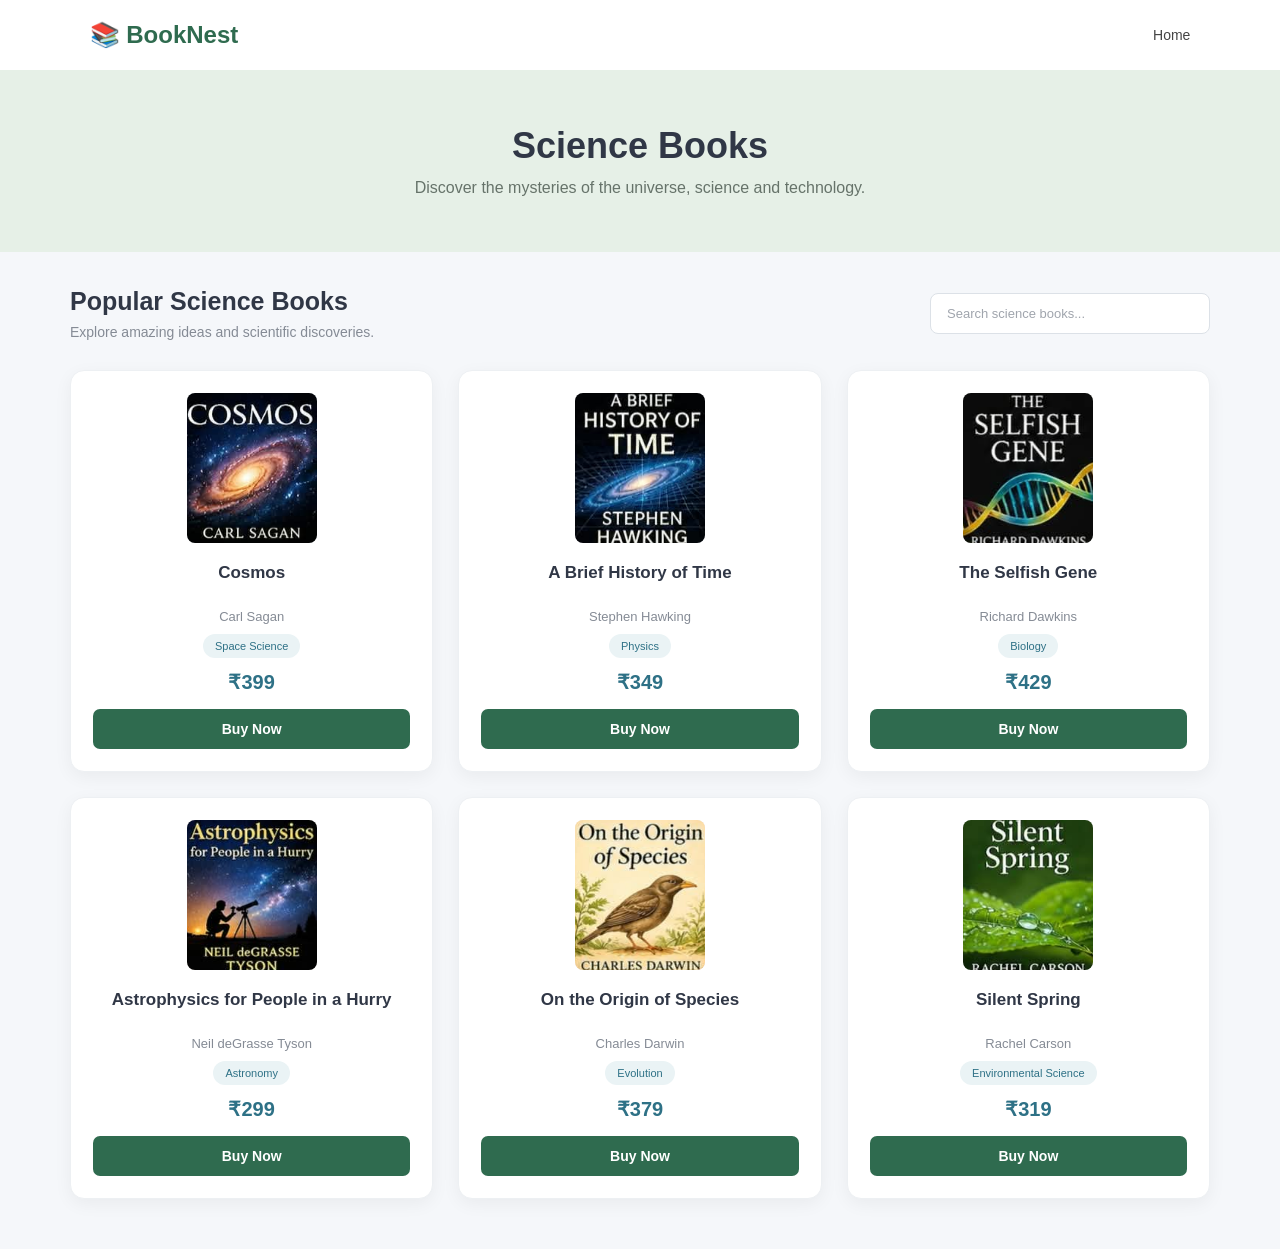
<file: science.html>
<!DOCTYPE html>
<html lang="en">
<head>
    <meta charset="UTF-8">
    <meta name="viewport" content="width=device-width, initial-scale=1.0">

    <title>BookNest | Science Books</title>

    <link rel="stylesheet" href="science.css">
</head>

<body>

<header class="navbar">
    <h2>📚 BookNest</h2>

    <nav>
        <a href="index.html">Home</a>
        
    </nav>
</header>

<section class="hero">
    <h1>Science Books</h1>

    <p>
        Discover the mysteries of the universe, science and technology.
    </p>
</section>

<section class="books-section">

    <div class="section-heading">
        <div>
            <h2>Popular Science Books</h2>
            <p>Explore amazing ideas and scientific discoveries.</p>
        </div>

        <input
            type="text"
            id="searchInput"
            placeholder="Search science books..."
        >
    </div>

    <div class="book-container" id="bookContainer">

        <!-- Book 1 -->
        <div class="book-card">
            <div class="book-cover cover1">
                <img src="cosmos.jpeg" alt="Cosmos book">
            </div>

            <h3>Cosmos</h3>
            <p>Carl Sagan</p>
            <span>Space Science</span>
            <h4>₹399</h4>

            <button class="buy-btn"
                onclick="buyBook('Cosmos','Carl Sagan',399,'cosmos.jpeg','Space Science')">
                Buy Now
            </button>
        </div>

        <!-- Book 2 -->
        <div class="book-card">
            <div class="book-cover cover2">
                <img src="history.jpeg"
                     alt="A Brief History of Time book">
            </div>

            <h3>A Brief History of Time</h3>
            <p>Stephen Hawking</p>
            <span>Physics</span>
            <h4>₹349</h4>

            <button class="buy-btn"
                onclick="buyBook('A Brief History of Time','Stephen Hawking',349,'history.jpeg','Physics')">
                Buy Now
            </button>
        </div>

        <!-- Book 3 -->
        <div class="book-card">
            <div class="book-cover cover3">
                <img src="selfish.jpeg"
                     alt="The Selfish Gene book">
            </div>

            <h3>The Selfish Gene</h3>
            <p>Richard Dawkins</p>
            <span>Biology</span>
            <h4>₹429</h4>

            <button class="buy-btn"
                onclick="buyBook('The Selfish Gene','Richard Dawkins',429,'selfish.jpeg','Biology')">
                Buy Now
            </button>
        </div>

        <!-- Book 4 -->
        <div class="book-card">
            <div class="book-cover cover4">
                <img src="astrophysics.jpeg"
                     alt="Astrophysics for People in a Hurry book">
            </div>

            <h3>Astrophysics for People in a Hurry</h3>
            <p>Neil deGrasse Tyson</p>
            <span>Astronomy</span>
            <h4>₹299</h4>

            <button class="buy-btn"
                onclick="buyBook('Astrophysics for People in a Hurry','Neil deGrasse Tyson',299,'astrophysics.jpeg','Astronomy')">
                Buy Now
            </button>
        </div>

        <!-- Book 5 -->
        <div class="book-card">
            <div class="book-cover cover5">
                <img src="origin.jpeg"
                     alt="On the Origin of Species book">
            </div>

            <h3>On the Origin of Species</h3>
            <p>Charles Darwin</p>
            <span>Evolution</span>
            <h4>₹379</h4>

            <button class="buy-btn"
                onclick="buyBook('On the Origin of Species','Charles Darwin',379,'origin.jpeg','Evolution')">
                Buy Now
            </button>
        </div>

        <!-- Book 6 -->
        <div class="book-card">
            <div class="book-cover cover6">
                <img src="silent.jpeg"
                     alt="Silent Spring book">
            </div>

            <h3>Silent Spring</h3>
            <p>Rachel Carson</p>
            <span>Environmental Science</span>
            <h4>₹319</h4>

            <button class="buy-btn"
                onclick="buyBook('Silent Spring','Rachel Carson',319,'silent.jpeg','Environmental Science')">
                Buy Now
            </button>
        </div>

    </div>

    <p id="noBooks">No books found.</p>

</section>

<script src="science.js"></script>

</body>
</html>
</file>
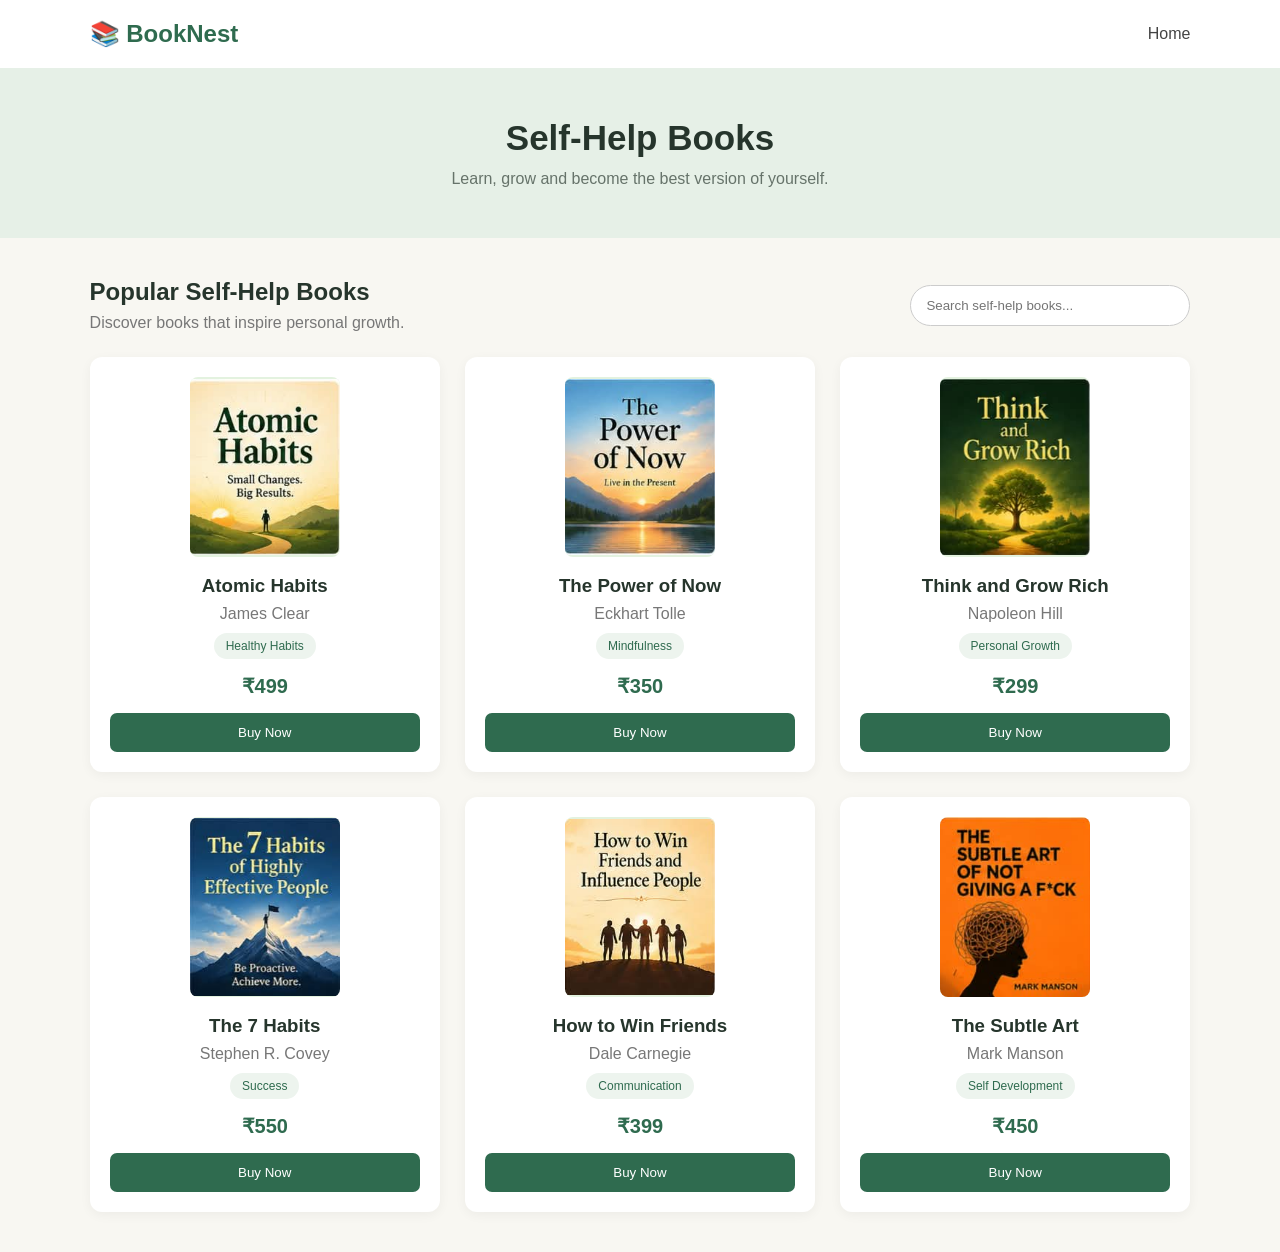
<file: selfhelp.html>
<!DOCTYPE html>
<html lang="en">
<head>
    <meta charset="UTF-8">
    <meta name="viewport" content="width=device-width, initial-scale=1.0">
    <title>BookNest | Self-Help Books</title>
    <link rel="stylesheet" href="selfhelp.css">
</head>
<body>

<header class="navbar">
    <h2>📚 BookNest</h2>

    <nav>
        <a href="index.html">Home</a>
        
    </nav>
</header>

<section class="hero">
    <h1>Self-Help Books</h1>
    <p>Learn, grow and become the best version of yourself.</p>
</section>

<section class="book-section">

    <div class="heading">
        <div>
            <h2>Popular Self-Help Books</h2>
            <p>Discover books that inspire personal growth.</p>
        </div>

        <input type="text" id="searchInput"
               placeholder="Search self-help books...">
    </div>

    <div class="book-container">

        <div class="book-card">
            <div class="book-image">
                <img src="atomic3.jpeg" alt="Atomic Habits">
            </div>
            <h3>Atomic Habits</h3>
            <p>James Clear</p>
            <span>Healthy Habits</span>
            <h4>₹499</h4>
            <button class="cart-btn"  onclick="buyBook('Atomic Habits','James Clear',499,'atomic1.jpg','Healthy Habits')">Buy Now</button>
        </div>

        <div class="book-card">
            <div class="book-image">
                <img src="power1.jpeg" alt="The Power of Now">
            </div>
            <h3>The Power of Now</h3>
            <p>Eckhart Tolle</p>
            <span>Mindfulness</span>
            <h4>₹350</h4>
            <button class="cart-btn"  onclick="buyBook('The Power of Now','Eckhart Tolle',350,'power.jpeg','Mindfulness')">Buy Now</button>
        </div>

        <div class="book-card">
            <div class="book-image">
                <img src="think2.jpeg" alt="Think and Grow Rich">
            </div>
            <h3>Think and Grow Rich</h3>
            <p>Napoleon Hill</p>
            <span>Personal Growth</span>
            <h4>₹299</h4>
            <button class="cart-btn"  onclick="buyBook('Think and Grow Rich','Napoleon Hill',299,'think.jpeg','Personal Growth')">Buy Now</button>
        </div>

        <div class="book-card">
            <div class="book-image">
                <img src="habit.jpeg" alt="The 7 Habits">
            </div>
            <h3>The 7 Habits</h3>
            <p>Stephen R. Covey</p>
            <span>Success</span>
            <h4>₹550</h4>
            <button class="cart-btn"  onclick="buyBook('The 7 Habits','Stephen R. Covey',550,'habit.jpeg','Success')">Buy Now</button>
        </div>

        <div class="book-card">
            <div class="book-image">
                <img src="win.jpeg"
                     alt="How to Win Friends and Influence People">
            </div>
            <h3>How to Win Friends</h3>
            <p>Dale Carnegie</p>
            <span>Communication</span>
            <h4>₹399</h4>
            <button class="cart-btn"  onclick="buyBook('How to Win Friends','Dale Carnegie',399,'win.jpeg','Communication')">Buy Now</button>
        </div>

        <div class="book-card">
            <div class="book-image">
                <img src="subtle.jpeg"
                     alt="The Subtle Art of Not Giving a F*ck">
            </div>
            <h3>The Subtle Art</h3>
            <p>Mark Manson</p>
            <span>Self Development</span>
            <h4>₹450</h4>
            <button class="cart-btn"  onclick="buyBook('The Subtle Art','Mark Manson',450,'subtle.jpeg','Self Development')">Buy Now</button>
        </div>

    </div>

    <p id="noBooks">No books found.</p>

</section>

<script src="selfhelp.js"></script>
</body>
</html>
</file>
<file: index.css>
* {
    margin: 0;
    padding: 0;
    box-sizing: border-box;
    font-family: 'Segoe UI', sans-serif;
}

html {
    scroll-behavior: smooth;
}

body {
    background: #f8f7f2;
    color: #244b3c;
}

/* Navbar */

.navbar {
    height: 75px;
    padding: 0 6%;
    display: flex;
    justify-content: space-between;
    align-items: center;
    background: white;
    border-bottom: 1px solid #eeeeea;
    position: sticky;
    top: 0;
    z-index: 100;
}

.logo {
    display: flex;
    align-items: center;
    gap: 10px;
}

.logo span {
    font-size: 27px;
}

.logo h2 {
    font-size: 24px;
    color: #244b3c;
}

nav {
    display: flex;
    gap: 30px;
}

nav a {
    text-decoration: none;
    color: #777;
    font-size: 13px;
    font-weight: 500;
}

nav a:hover,
nav a.active {
    color: #244b3c;
    font-weight: 700;
}

.nav-right {
    display: flex;
    align-items: center;
    gap: 18px;
}

.search-box {
    display: flex;
    align-items: center;
    gap: 8px;
    background: #f5f5f0;
    border-radius: 20px;
    padding: 9px 14px;
}

.search-box span {
    font-size: 22px;
}

.search-box input {
    width: 120px;
    border: none;
    outline: none;
    background: transparent;
    font-size: 12px;
}

.cart {
    text-decoration: none;
    font-size: 20px;
}

.logout {
    text-decoration: none;
    background: #244b3c;
    color: white;
    padding: 10px 17px;
    border-radius: 7px;
    font-size: 12px;
}

/* Hero */

.hero {
    min-height: 370px;
    margin: 25px 6% 0;
    background: #eaece2;
    border-radius: 15px;
    display: flex;
    justify-content: space-between;
    align-items: center;
    padding: 40px 55px;
    overflow: hidden;
}

.hero-content {
    width: 52%;
}

.subtitle {
    color: #a17d43;
    font-size: 10px;
    letter-spacing: 2px;
    font-weight: 700;
    margin-bottom: 15px;
}

.hero h1 {
    font-size: 42px;
    line-height: 1.15;
    color: #244b3c;
    margin-bottom: 13px;
}

.hero h1 span {
    color: #b18b52;
}

.hero-description {
    font-size: 13px;
    line-height: 1.7;
    color: #777;
    max-width: 360px;
    margin-bottom: 22px;
}

.hero-buttons {
    display: flex;
    align-items: center;
    gap: 12px;
}

.primary-btn {
    text-decoration: none;
    background: #244b3c;
    color: white;
    padding: 12px 20px;
    border-radius: 7px;
    font-size: 12px;
}

.primary-btn:hover {
    background: #18382c;
}

.secondary-btn {
    text-decoration: none;
    color: #244b3c;
    border: 1px solid #244b3c;
    padding: 11px 18px;
    border-radius: 7px;
    font-size: 12px;
}

.stats {
    display: flex;
    gap: 35px;
    margin-top: 30px;
}

.stats h3 {
    font-size: 20px;
}

.stats p {
    font-size: 11px;
    color: #777;
    margin-top: 4px;
}

/* Hero Illustration */

.hero-image {
    width: 40%;
    height: 300px;
    position: relative;
    display: flex;
    justify-content: center;
    align-items: center;
}

.circle {
    width: 250px;
    height: 250px;
    border-radius: 50%;
    background: #d7dfcd;
    position: absolute;
}

.hero-book {
    position: absolute;
    width: 115px;
    height: 175px;
    border-radius: 4px 9px 9px 4px;
    padding: 15px 12px;
    box-shadow: 5px 8px 15px rgba(0,0,0,0.15);
    display: flex;
    flex-direction: column;
    justify-content: center;
    text-align: center;
}

.hero-book span {
    font-size: 7px;
    letter-spacing: 2px;
}

.hero-book h2 {
    font-size: 19px;
    line-height: 1.2;
    margin: 12px 0;
}

.hero-book p {
    font-size: 7px;
}

.book-a {
    background: #bd8066;
    color: white;
    transform: rotate(-13deg);
    left: 10%;
    top: 20%;
}

.book-b {
    background: #244b3c;
    color: #e8d4a5;
    z-index: 2;
    top: 15%;
    left: 35%;
}

.book-c {
    background: #e9e3d5;
    color: #244b3c;
    transform: rotate(13deg);
    right: 2%;
    top: 25%;
}

/* Common Sections */

.section {
    margin: 65px 6%;
}

.section-heading {
    display: flex;
    justify-content: space-between;
    align-items: center;
    margin-bottom: 25px;
}

.section-label {
    color: #b18b52;
    font-size: 10px;
    letter-spacing: 2px;
    font-weight: 700;
    margin-bottom: 7px;
}

.section-heading h2 {
    font-size: 27px;
    color: #244b3c;
}

.view-all {
    color: #244b3c;
    text-decoration: none;
    font-size: 13px;
    font-weight: 600;
}

/* Categories */

.category-grid {
    display: grid;
    grid-template-columns: repeat(6, 1fr);
    gap: 18px;
}

.category-card {
    background: white;
    border: 1px solid #eeeeea;
    border-radius: 12px;
    padding: 25px 12px;
    text-align: center;
    text-decoration: none;
    transition: 0.3s;
}

.category-card:hover {
    transform: translateY(-5px);
    background: #eaece2;
}

.category-card span {
    font-size: 30px;
}

.category-card h3 {
    font-size: 14px;
    color: #244b3c;
    margin: 12px 0 7px;
}

.category-card p {
    font-size: 10px;
    color: #999;
}

/* Popular Books */

.book-list {
    display: grid;
    grid-template-columns: repeat(4, 1fr);
    gap: 20px;
}

.book-card {
    background: white;
    border: 1px solid #eeeeea;
    border-radius: 12px;
    padding: 15px;
    transition: 0.3s;
}

.book-card:hover {
    transform: translateY(-5px);
    box-shadow: 0 8px 20px rgba(0,0,0,0.06);
}

.cover {
    height: 210px;
    border-radius: 7px;
    padding: 20px;
    display: flex;
    flex-direction: column;
    justify-content: center;
    align-items: center;
    text-align: center;
}

.cover span {
    font-size: 8px;
    letter-spacing: 2px;
    margin-bottom: 15px;
}

.cover h3 {
    font-size: 25px;
    line-height: 1.2;
}

.cover p {
    font-size: 10px;
    margin-top: 15px;
}

.cover-one {
    background: #dce5d6;
    color: #244b3c;
}

.cover-two {
    background: #d7e1ed;
    color: #2c4661;
}

.cover-three {
    background: #f0ded0;
    color: #814e37;
}

.cover-four {
    background: #e5dfed;
    color: #55406f;
}

.book-info {
    padding: 15px 3px 3px;
}

.book-info h3 {
    font-size: 14px;
    color: #244b3c;
    margin-bottom: 7px;
}

.book-info p {
    font-size: 11px;
    color: #999;
}

.price {
    font-size: 15px;
    color: #244b3c;
    font-weight: 700;
    margin-top: 10px;
}

.price span {
    font-size: 11px;
    color: #aaa;
    text-decoration: line-through;
    margin-left: 5px;
    font-weight: 400;
}

.add-cart {
    width: 100%;
    margin-top: 12px;
    padding: 10px;
    border: 1px solid #244b3c;
    background: white;
    color: #244b3c;
    border-radius: 6px;
    cursor: pointer;
    font-size: 12px;
    transition: 0.3s;
}

.add-cart:hover {
    background: #244b3c;
    color: white;
}


/* Best Sellers */

.bestsellers {
    background: #eeeee5;
    padding: 35px;
    border-radius: 15px;
}

.best-grid {
    display: grid;
    grid-template-columns: repeat(4, 1fr);
    gap: 20px;
}

.best-card {
    display: flex;
    align-items: center;
    gap: 15px;
    background: white;
    padding: 15px;
    border-radius: 10px;
}

.best-cover {
    width: 95px;
    height: 130px;
    flex-shrink: 0;
    display: flex;
    flex-direction: column;
    justify-content: center;
    align-items: center;
    text-align: center;
    padding: 10px;
    border-radius: 4px;
}

.best-cover h3 {
    font-size: 17px;
    line-height: 1.2;
}

.best-cover p {
    font-size: 8px;
    margin-top: 10px;
}

.best-one {
    background: #d7e1d0;
    color: #244b3c;
}

.best-two {
    background: #e8d6b7;
    color: #654b2c;
}

.best-three {
    background: #c7d3e2;
    color: #2c4661;
}

.best-four {
    background: #ded4e8;
    color: #55406f;
}

.best-info h3 {
    font-size: 13px;
    margin-bottom: 8px;
}

.best-info p {
    color: #d4a64e;
    font-size: 12px;
    margin-bottom: 8px;
}

.best-info h4 {
    font-size: 15px;
}

/* Offer Banner */

.offer {
    min-height: 260px;
    background: #244b3c;
    color: white;
    border-radius: 15px;
    display: flex;
    justify-content: space-between;
    align-items: center;
    padding: 40px 60px;
}

.offer-content > p {
    font-size: 10px;
    letter-spacing: 2px;
    color: #d6c49a;
    margin-bottom: 15px;
}

.offer h2 {
    font-size: 35px;
    line-height: 1.2;
    margin-bottom: 15px;
}

.offer h3 {
    font-size: 15px;
    color: #e8d4a5;
    margin-bottom: 25px;
}

.offer-btn {
    display: inline-block;
    text-decoration: none;
    background: #e8d4a5;
    color: #244b3c;
    padding: 12px 25px;
    border-radius: 7px;
    font-size: 13px;
    font-weight: 700;
}

.offer-icon {
    font-size: 120px;
    margin-right: 70px;
}

/* New Arrivals */

.new-grid {
    display: grid;
    grid-template-columns: repeat(4, 1fr);
    gap: 20px;
}

.new-card {
    background: white;
    padding: 15px;
    border-radius: 12px;
    border: 1px solid #eeeeea;
}

.new-cover {
    height: 200px;
    display: flex;
    align-items: center;
    justify-content: center;
    text-align: center;
    border-radius: 7px;
}

.new-cover h3 {
    font-size: 25px;
    line-height: 1.2;
}

.new-one {
    background: #e2d5c4;
    color: #654b2c;
}

.new-two {
    background: #cbdce2;
    color: #244b3c;
}

.new-three {
    background: #ded4e8;
    color: #55406f;
}

.new-four {
    background: #d7e1d0;
    color: #244b3c;
}

.new-info {
    padding: 15px 3px 5px;
}

.new-info h3 {
    font-size: 14px;
    margin-bottom: 7px;
}

.new-info p {
    font-size: 11px;
    color: #999;
}

.new-info h4 {
    font-size: 15px;
    margin-top: 10px;
}

/* Why BookNest */

.why {
    background: white;
    padding: 45px;
    border-radius: 15px;
    border: 1px solid #eeeeea;
}

.why-heading {
    text-align: center;
    margin-bottom: 35px;
}

.why-heading h2 {
    font-size: 28px;
    margin-bottom: 12px;
}

.why-heading > p:last-child {
    color: #888;
    font-size: 13px;
}

.why-grid {
    display: grid;
    grid-template-columns: repeat(4, 1fr);
    gap: 25px;
}

.why-card {
    text-align: center;
}

.why-card span {
    font-size: 35px;
}

.why-card h3 {
    font-size: 15px;
    margin: 15px 0 10px;
}

.why-card p {
    font-size: 12px;
    line-height: 1.7;
    color: #888;
}

/* Reviews */

.review-grid {
    display: grid;
    grid-template-columns: repeat(3, 1fr);
    gap: 20px;
}

.review-card {
    background: white;
    padding: 25px;
    border: 1px solid #eeeeea;
    border-radius: 12px;
}

.stars {
    color: #d4a64e;
    font-size: 15px;
    margin-bottom: 15px;
}

.review-text {
    font-size: 13px;
    line-height: 1.8;
    color: #777;
    margin-bottom: 20px;
}

.review-user {
    display: flex;
    align-items: center;
    gap: 12px;
}

.avatar {
    width: 40px;
    height: 40px;
    border-radius: 50%;
    background: #eaece2;
    display: flex;
    align-items: center;
    justify-content: center;
    font-size: 17px;
    font-weight: 700;
}

.review-user h3 {
    font-size: 13px;
}

.review-user p {
    font-size: 10px;
    color: #999;
    margin-top: 4px;
}

/* Newsletter */

.newsletter {
    margin: 65px 6%;
    background: #eaece2;
    padding: 45px 55px;
    border-radius: 15px;
    display: flex;
    justify-content: space-between;
    align-items: center;
    gap: 30px;
}

.newsletter h2 {
    font-size: 30px;
    margin-bottom: 10px;
}

.newsletter p:not(.section-label) {
    font-size: 13px;
    color: #777;
    line-height: 1.7;
    max-width: 400px;
}

.newsletter form {
    display: flex;
    background: white;
    padding: 5px;
    border-radius: 8px;
    min-width: 350px;
}

.newsletter input {
    flex: 1;
    border: none;
    outline: none;
    padding: 12px;
    font-size: 12px;
    min-width: 0;
}

.newsletter button {
    border: none;
    background: #244b3c;
    color: white;
    padding: 12px 18px;
    border-radius: 6px;
    cursor: pointer;
    font-size: 12px;
}

/* Footer */

.footer {
    background: #18382c;
    color: white;
    padding: 55px 6% 20px;
}

.footer-grid {
    display: grid;
    grid-template-columns: 2fr 1fr 1fr 1.5fr;
    gap: 40px;
    margin-bottom: 40px;
}

.footer .logo h2 {
    color: white;
}

.footer-about > p {
    font-size: 12px;
    color: #c2d0c6;
    line-height: 1.8;
    max-width: 250px;
    margin-top: 20px;
}

.footer-grid h3 {
    font-size: 14px;
    margin-bottom: 20px;
}

.footer-grid a {
    display: block;
    color: #c2d0c6;
    text-decoration: none;
    font-size: 12px;
    margin-bottom: 13px;
}

.footer-grid a:hover {
    color: #e8d4a5;
}

.footer-grid > div > p {
    font-size: 12px;
    color: #c2d0c6;
    margin-bottom: 15px;
}

.footer-bottom {
    border-top: 1px solid #466052;
    padding-top: 20px;
    display: flex;
    justify-content: space-between;
    color: #c2d0c6;
    font-size: 11px;
}

/* Responsive Design */

@media (max-width: 1000px) {

    .navbar {
        padding: 0 3%;
    }

    nav {
        gap: 15px;
    }

    .hero,
    .section,
    .newsletter {
        margin-left: 3%;
        margin-right: 3%;
    }

    .category-grid {
        grid-template-columns: repeat(3, 1fr);
    }

    .book-list,
    .best-grid,
    .new-grid {
        grid-template-columns: repeat(2, 1fr);
    }

    .why-grid {
        grid-template-columns: repeat(2, 1fr);
    }

    .footer-grid {
        grid-template-columns: repeat(2, 1fr);
    }

}

/* Mobile */

@media (max-width: 650px) {

    nav {
        display: none;
    }

    .navbar {
        height: 65px;
        padding: 0 15px;
    }

    .search-box input {
        width: 80px;
    }

    .nav-right {
        gap: 10px;
    }

    .logout {
        padding: 8px 12px;
    }

    .hero {
        margin: 15px;
        padding: 30px 25px;
        min-height: 350px;
    }

    .hero-content {
        width: 100%;
    }

    .hero h1 {
        font-size: 32px;
    }

    .hero-image {
        display: none;
    }

    .stats {
        gap: 20px;
    }

    .section {
        margin: 40px 15px;
    }

    .section-heading h2 {
        font-size: 23px;
    }

    .category-grid {
        grid-template-columns: repeat(2, 1fr);
    }

    .book-list,
    .best-grid,
    .new-grid {
        grid-template-columns: repeat(2, 1fr);
        gap: 12px;
    }

    .cover,
    .new-cover {
        height: 160px;
    }

    .bestsellers {
        padding: 20px;
    }

    .best-card {
        flex-direction: column;
        align-items: center;
        text-align: center;
    }

    .offer {
        margin: 40px 15px;
        padding: 30px;
    }

    .offer h2 {
        font-size: 28px;
    }

    .offer-icon {
        display: none;
    }

    .why {
        padding: 25px;
    }

    .why-grid {
        grid-template-columns: repeat(2, 1fr);
    }

    .review-grid {
        grid-template-columns: 1fr;
    }

    .newsletter {
        margin: 40px 15px;
        padding: 30px;
        flex-direction: column;
        align-items: flex-start;
    }

    .newsletter h2 {
        font-size: 25px;
    }

    .newsletter form {
        width: 100%;
        min-width: 0;
    }

    .footer {
        padding: 40px 20px 20px;
    }

    .footer-grid {
        grid-template-columns: repeat(2, 1fr);
        gap: 25px;
    }

    .footer-bottom {
        flex-direction: column;
        gap: 10px;
    }

}
</file>
<file: bio.css>
* {
    margin: 0;
    padding: 0;
    box-sizing: border-box;
    font-family: Arial, sans-serif;
}

body {
    background: #f8f7f4;
    color: #252525;
}

/* Navigation */

.navbar {
    display: flex;
    justify-content: space-between;
    align-items: center;
    padding: 20px 7%;
    background: white;
    box-shadow: 0 2px 10px rgba(0, 0, 0, 0.08);
}

.logo {
    color: #27665d;
    font-size: 27px;
}

.navbar nav {
    display: flex;
    gap: 28px;
}

.navbar a {
    text-decoration: none;
    color: #333;
    font-size: 15px;
}

.navbar a:hover,
.navbar a.active {
    color: #27665d;
    font-weight: bold;
}

/* Hero */

.hero {
    text-align: center;
    padding: 55px 20px;
    background: #e6f0e7;
}

.hero h1 {
    font-size: 36px;
    margin-bottom: 12px;
}

.hero p {
    color: #66736a;
}

/* Books section */

.books-section {
    padding: 45px 7%;
}

.section-heading {
    display: flex;
    justify-content: space-between;
    align-items: center;
    gap: 20px;
    margin-bottom: 30px;
}

.section-heading h2 {
    font-size: 28px;
    margin-bottom: 10px;
    color: #214d47;
}

.section-heading p {
    color: #777;
}

#searchInput {
    width: 280px;
    padding: 13px 16px;
    border: 1px solid #ddd;
    border-radius: 8px;
    outline: none;
    font-size: 14px;
}

#searchInput:focus {
    border-color: #57958a;
}

/* Book cards */

.book-container {
    display: grid;
    grid-template-columns: repeat(3, 1fr);
    gap: 28px;
}

.book-card {
    background: white;
    padding: 20px;
    border-radius: 12px;
    text-align: center;
    box-shadow: 0 4px 15px rgba(0, 0, 0, 0.06);
    transition: 0.3s;
}

.book-card:hover {
    transform: translateY(-6px);
    box-shadow: 0 8px 22px rgba(0, 0, 0, 0.12);
}

.book-cover {
    height: 150px;
    width:130px;
    margin:0 auto 18px;
    border-radius: 8px;
    display: flex;
    justify-content: center;
    align-items: center;
    overflow: hidden;
}

.book-cover img {
    width: 100%;
    height: 100%;
    object-fit: contain;
}

.book-card h3 {
    font-size: 18px;
    margin-bottom: 10px;
    color: #214d47;
}

.book-card p {
    color: #777;
    margin-bottom: 12px;
}

.genre {
    display: inline-block;
    background: #e6f0ed;
    color: #27665d;
    padding: 6px 12px;
    border-radius: 20px;
    font-size: 12px;
}

.book-card h4 {
    font-size: 20px;
    margin: 15px 0;
    color: #214d47;
}

.buy-btn {
    width: 100%;
    padding: 12px;
    background:#2f6b4f;
    color: white;
    border: none;
    border-radius: 7px;
    font-size: 15px;
    cursor: pointer;
}

.buy-btn:hover {
    background: #214d38;
}

#noBooks {
    display: none;
    text-align: center;
    margin-top: 30px;
    color: #777;
    font-size: 18px;
}

/* Responsive */

@media (max-width: 900px) {
    .book-container {
        grid-template-columns: repeat(2, 1fr);
    }
}

@media (max-width: 600px) {
    .navbar {
        flex-direction: column;
        gap: 18px;
    }

    .navbar nav {
        gap: 15px;
        flex-wrap: wrap;
        justify-content: center;
    }

    .hero h1 {
        font-size: 30px;
    }

    .section-heading {
        flex-direction: column;
        align-items: stretch;
    }

    #searchInput {
        width: 100%;
    }

    .book-container {
        grid-template-columns: 1fr;
    }
}
</file>
<file: cart.css>
* {
    margin: 0;
    padding: 0;
    box-sizing: border-box;
    font-family: Arial, sans-serif;
}

body {
    background: #faf9f7;
    color: #292929;
}

.navbar {
    display: flex;
    justify-content: space-between;
    align-items: center;
    padding: 20px 5%;
    background: white;
    border-bottom: 1px solid #eee;
}

.navbar h2 {
    color: #34394b;
}

.navbar a {
    text-decoration: none;
    color: #34394b;
    font-weight: bold;
}

.cart-container {
    width: 90%;
    max-width: 1200px;
    margin: 35px auto;
}

.cart-container h1 {
    margin-bottom: 25px;
}

.cart-layout {
    display: grid;
    grid-template-columns: 2fr 1fr;
    gap: 25px;
}

.cart-item {
    display: flex;
    align-items: center;
    gap: 20px;
    background: white;
    padding: 20px;
    border: 1px solid #eee;
    border-radius: 10px;
    margin-bottom: 15px;
}

.cart-cover {
    width: 110px;
    height: 145px;
    border-radius: 7px;
    display: flex;
    justify-content: center;
    align-items: center;
    text-align: center;
    padding: 10px;
    font-weight: bold;
}

.cover-blue {
    background: #dce8eb;
    color: #283c4b;
}

.cover-sky {
    background: #d9e9fa;
    color: #293f6c;
}

.cover-pink {
    background: #f1dfe5;
    color: #59404b;
}

.cover-purple {
    background: #dcd9eb;
    color: #35344d;
}

.cart-book-info {
    flex: 1;
}

.cart-book-info h3 {
    margin-bottom: 8px;
}

.cart-book-info p {
    color: #777;
    margin-bottom: 8px;
}

.quantity {
    display: flex;
    align-items: center;
    gap: 12px;
    margin: 10px 0;
}

.quantity button {
    width: 30px;
    height: 30px;
    border: 1px solid #ddd;
    background: white;
    cursor: pointer;
    border-radius: 5px;
}

.remove-btn {
    color: #c0392b;
    border: none;
    background: none;
    cursor: pointer;
    margin-top: 10px;
}

.summary {
    background: white;
    border: 1px solid #eee;
    border-radius: 10px;
    padding: 25px;
    height: fit-content;
}

.summary h2 {
    margin-bottom: 20px;
}

.summary p {
    display: flex;
    justify-content: space-between;
    margin: 15px 0;
    color: #666;
}

.summary h3 {
    display: flex;
    justify-content: space-between;
    margin: 20px 0;
    gap: 10px;
}

.summary button {
    width: 100%;
    padding: 14px;
    border: none;
    background: #303849;
    color: white;
    border-radius: 7px;
    cursor: pointer;
}

.empty-cart {
    background: white;
    padding: 35px;
    border-radius: 10px;
    text-align: center;
}

.empty-cart a {
    display: inline-block;
    margin-top: 15px;
    color: #34394b;
}

@media (max-width: 750px) {
    .cart-layout {
        grid-template-columns: 1fr;
    }

    .cart-item {
        flex-wrap: wrap;
    }
}
</file>
<file: corder.css>
* {
    margin: 0;
    padding: 0;
    box-sizing: border-box;
    font-family: Arial, sans-serif;
}

body {
    background: #faf9f7;
    color: #292929;
}

.navbar {
    display: flex;
    justify-content: space-between;
    align-items: center;
    padding: 20px 5%;
    background: white;
    border-bottom: 1px solid #eee;
}

.navbar h2 {
    color: #34394b;
}

.navbar a {
    text-decoration: none;
    color: #34394b;
    font-weight: bold;
}

.checkout-container {
    width: 90%;
    max-width: 1100px;
    margin: 35px auto;
}

.checkout-container h1 {
    margin-bottom: 10px;
}

.subtitle {
    color: #777;
    margin-bottom: 30px;
}

.checkout-layout {
    display: grid;
    grid-template-columns: 1fr 1fr;
    gap: 25px;
    align-items: start;
}

.order-summary,
.customer-form {
    background: white;
    padding: 25px;
    border: 1px solid #eee;
    border-radius: 12px;
}

.order-summary h2,
.customer-form h2 {
    margin-bottom: 20px;
}

.order-book {
    display: flex;
    align-items: center;
    gap: 15px;
    padding: 15px 0;
    border-bottom: 1px solid #eee;
}

.book-cover {
    width: 75px;
    height: 100px;
    background: #e0e8ed;
    color: #34394b;
    display: flex;
    align-items: center;
    justify-content: center;
    text-align: center;
    padding: 8px;
    border-radius: 6px;
    font-size: 12px;
    font-weight: bold;
}

.book-info h3 {
    font-size: 16px;
    margin-bottom: 8px;
}

.book-info p {
    color: #777;
    font-size: 14px;
    margin-bottom: 5px;
}

.total-box {
    margin-top: 20px;
}

.total-box p {
    display: flex;
    justify-content: space-between;
    margin: 12px 0;
    color: #666;
}

.total-box h3 {
    display: flex;
    justify-content: space-between;
    border-top: 1px solid #eee;
    padding-top: 15px;
    margin-top: 15px;
}

.customer-form form label {
    display: block;
    margin: 15px 0 7px;
    font-size: 14px;
    font-weight: bold;
}

.customer-form input[type="text"],
.customer-form input[type="tel"],
.customer-form textarea {
    width: 100%;
    padding: 12px;
    border: 1px solid #ddd;
    border-radius: 6px;
    outline: none;
}

.customer-form textarea {
    height: 90px;
    resize: vertical;
}

.payment-option {
    display: flex;
    align-items: center;
    gap: 10px;
    margin: 12px 0;
}

.payment-option label {
    margin: 0 !important;
    font-weight: normal !important;
}

.upi-box {
    display: none;
    margin-top: 15px;
}

#placeOrderBtn {
    width: 100%;
    padding: 14px;
    margin-top: 25px;
    background: #34394b;
    color: white;
    border: none;
    border-radius: 7px;
    font-size: 16px;
    cursor: pointer;
}

#placeOrderBtn:hover {
    background: #4b536b;
}

.confirmation {
    display: none;
    text-align: center;
    padding: 20px 0;
}

.confirmation h2 {
    color: #218838;
}

.confirmation p {
    margin: 15px 0;
    color: #666;
}

.track-btn,
.continue-btn {
    display: block;
    padding: 13px;
    margin-top: 12px;
    border-radius: 7px;
    text-decoration: none;
}

.track-btn {
    background: #34394b;
    color: white;
}

.continue-btn {
    border: 1px solid #34394b;
    color: #34394b;
}

@media (max-width: 750px) {
    .checkout-layout {
        grid-template-columns: 1fr;
    }
}
</file>
<file: fiction.css>
* {
    margin: 0;
    padding: 0;
    box-sizing: border-box;
}

body {
    font-family: Arial, sans-serif;
    background: #f8f7f2;
    color: #26352c;
}

.navbar {
    background: white;
    padding: 20px 7%;
    display: flex;
    justify-content: space-between;
    align-items: center;
    box-shadow: 0 2px 10px #00000010;
}

.navbar h2 {
    color: #2f6b4f;
}

nav a {
    text-decoration: none;
    color: #444;
    margin-left: 25px;
}

nav a:hover {
    color: #2f6b4f;
}

.hero {
    text-align: center;
    padding: 55px 20px;
    background: #e6f0e7;
}

.hero h1 {
    font-size: 36px;
    margin-bottom: 12px;
}

.hero p {
    color: #66736a;
}

.books-section {
    padding: 40px 7%;
}

.section-heading {
    display: flex;
    justify-content: space-between;
    align-items: center;
    margin-bottom: 25px;
    gap: 20px;
}

.section-heading h2 {
    margin-bottom: 8px;
}

.section-heading p {
    color: #777;
}

#searchInput {
    width: 280px;
    padding: 12px 15px;
    border: 1px solid #ccc;
    border-radius: 7px;
    outline: none;
}

#searchInput:focus {
    border-color: #2f6b4f;
}

.book-container {
    display: grid;
    grid-template-columns: repeat(3, 1fr);
    gap: 25px;
}

.book-card {
    background: white;
    padding: 20px;
    border-radius: 12px;
    text-align: center;
    box-shadow: 0 3px 12px #0000000c;
    transition: 0.2s;
}

.book-card:hover {
    transform: translateY(-5px);
    box-shadow: 0 7px 18px #00000015;
}

.book-cover {
    height: 150px;
    width:130px;
    margin:0 auto 18px;
    border-radius: 8px;
    display: flex;
    justify-content: center;
    align-items: center;
    overflow: hidden;
}

.book-cover img {
    width:100%;
    height: 100%;
    object-fit: contain;
    display: block;
}

.cover1 { background: #e9e4f7; }
.cover2 { background: #f5e8d5; }
.cover3 { background: #e3f2df; }
.cover4 { background: #fbe2e7; }
.cover5 { background: #dfeefa; }
.cover6 { background: #eee6d8; }

.book-card h3 {
    font-size: 18px;
    margin-bottom: 8px;
}

.book-card p {
    color: #777;
    margin-bottom: 10px;
}

.book-card span {
    display: inline-block;
    background: #edf4ee;
    color: #2f6b4f;
    padding: 6px 12px;
    border-radius: 20px;
    font-size: 12px;
}

.book-card h4 {
    color: #2f6b4f;
    font-size: 20px;
    margin: 15px 0;
}

.buy-btn {
    width: 100%;
    padding: 12px;
    background: #2f6b4f;
    color: white;
    border: none;
    border-radius: 7px;
    cursor: pointer;
    font-size: 15px;
}

.buy-btn:hover {
    background: #214d38;
}

#noBooks {
    display: none;
    text-align: center;
    color: #777;
    padding: 30px;
}

@media (max-width: 850px) {
    .book-container {
        grid-template-columns: repeat(2, 1fr);
    }
}

@media (max-width: 550px) {
    .navbar {
        flex-direction: column;
        gap: 15px;
    }

    nav a {
        margin: 0 8px;
    }

    .section-heading {
        flex-direction: column;
        align-items: flex-start;
    }

    #searchInput {
        width: 100%;
    }

    .book-container {
        grid-template-columns: 1fr;
    }
}
</file>
<file: mystery.css>
* {
    margin: 0;
    padding: 0;
    box-sizing: border-box;
    font-family: Arial, sans-serif;
}

body {
    background: #f8f7f4;
    color: #252525;
}

/* Navigation */

.navbar {
    background: white;
    padding: 20px 7%;
    display: flex;
    justify-content: space-between;
    align-items: center;
    box-shadow: 0 2px 10px #00000010;
}

.navbar h2 {
    color: #2f6b4f;
}

nav a {
    text-decoration: none;
    color: #444;
    margin-left: 25px;
}

nav a:hover {
    color: #2f6b4f;
}

/* Hero section */

.hero {
    text-align: center;
    padding: 55px 20px;
    background: #e6f0e7;
}

.hero h1 {
    font-size: 36px;
    margin-bottom: 12px;
}

.hero p {
    color: #66736a;
}

/* Books section */

.books-section {
    padding: 45px 7%;
}

.section-heading {
    display: flex;
    justify-content: space-between;
    align-items: center;
    gap: 20px;
    margin-bottom: 30px;
}

.section-heading h2 {
    font-size: 28px;
    margin-bottom: 10px;
    color: #30213e;
}

.section-heading p {
    color: #777;
}

#searchInput {
    width: 280px;
    padding: 13px 16px;
    border: 1px solid #ddd;
    border-radius: 8px;
    outline: none;
    font-size: 14px;
}

#searchInput:focus {
    border-color: #75528b;
}

/* Book cards */

.book-container {
    display: grid;
    grid-template-columns: repeat(3, 1fr);
    gap: 28px;
}

.book-card {
    background: white;
    padding: 20px;
    border-radius: 12px;
    text-align: center;
    box-shadow: 0 4px 15px rgba(0, 0, 0, 0.06);
    transition: 0.3s;
}

.book-card:hover {
    transform: translateY(-6px);
    box-shadow: 0 8px 22px rgba(0, 0, 0, 0.12);
}

.book-cover {
    height: 150px;
    width:130px;
    margin:0 auto 18px;
    border-radius: 8px;
    display: flex;
    justify-content: center;
    align-items: center;
    overflow: hidden;
}
.book-cover img {
    width: 100%;
    height: 100%;
    object-fit: contain;
}

.book-card h3 {
    font-size: 18px;
    margin-bottom: 10px;
    color: #30213e;
}

.book-card p {
    color: #777;
    margin-bottom: 12px;
}

.genre {
    display: inline-block;
    background: #f0e8f5;
    color: #684582;
    padding: 6px 12px;
    border-radius: 20px;
    font-size: 12px;
}

.book-card h4 {
    font-size: 20px;
    margin: 15px 0;
    color: #30213e;
}

.buy-btn {
    width: 100%;
    padding: 12px;
    background: #2f6b4f;
    color: white;
    border: none;
    border-radius: 7px;
    font-size: 15px;
    cursor: pointer;
}

.buy-btn:hover {
    background: #214d38;
}

#noBooks {
    display: none;
    text-align: center;
    margin-top: 30px;
    color: #777;
    font-size: 18px;
}

/* Responsive design */

@media (max-width: 900px) {
    .book-container {
        grid-template-columns: repeat(2, 1fr);
    }
}

@media (max-width: 600px) {
    .navbar {
        flex-direction: column;
        gap: 18px;
    }

    .navbar nav {
        gap: 15px;
        flex-wrap: wrap;
        justify-content: center;
    }

    .hero h1 {
        font-size: 30px;
    }

    .section-heading {
        flex-direction: column;
        align-items: stretch;
    }

    #searchInput {
        width: 100%;
    }

    .book-container {
        grid-template-columns: 1fr;
    }
}
</file>
<file: romance.css>
* {
    margin: 0;
    padding: 0;
    box-sizing: border-box;
}

body {
    font-family: Arial, sans-serif;
    background: #f8f7f2;
    color: #303746;
}

/* Navbar */
.navbar {
    width: 100%;
    height: 70px;
    background: #ffffff;
    display: flex;
    justify-content: space-between;
    align-items: center;
    padding: 0 7%;
    box-shadow: 0 2px 10px rgba(0, 0, 0, 0.05);
}

.navbar h2 {
    color: #2f6b4f;
}

.navbar nav {
    display: flex;
    gap: 25px;
}

.navbar nav a {
    text-decoration: none;
    color: #444;
    font-size: 14px;
    transition: 0.3s;
}

.navbar nav a:hover {
    color: #b34d75;
}

/* Hero */
.hero {
    text-align: center;
    padding: 55px 20px;
    background: #e6f0e7;
}

.hero h1 {
    font-size: 36px;
    margin-bottom: 12px;
}

.hero p {
    color: #66736a;
}

/* Books Section */
.books-section {
    max-width: 1200px;
    margin: auto;
    padding: 35px 30px 50px;
}

/* Section Heading */
.section-heading {
    display: flex;
    justify-content: space-between;
    align-items: center;
    gap: 20px;
    margin-bottom: 30px;
}

.section-heading h2 {
    font-size: 25px;
    color: #303746;
    margin-bottom: 8px;
}

.section-heading p {
    font-size: 14px;
    color: #858b95;
}

/* Search */
#searchInput {
    width: 280px;
    padding: 12px 16px;
    border: 1px solid #ead8df;
    border-radius: 8px;
    background: #ffffff;
    font-size: 13px;
    outline: none;
    transition: 0.3s;
}

#searchInput:focus {
    border-color: #b34d75;
    box-shadow: 0 0 0 3px rgba(179, 77, 117, 0.1);
}

#searchInput::placeholder {
    color: #a0a5ad;
}

/* Book Grid */
.book-container {
    display: grid;
    grid-template-columns: repeat(3, 1fr);
    gap: 25px;
}

/* Book Card */
.book-card {
    background: #ffffff;
    border-radius: 14px;
    padding: 22px;
    text-align: center;
    border: 1px solid #f1e6eb;
    box-shadow: 0 5px 18px rgba(0, 0, 0, 0.05);
    transition: 0.3s;
}

.book-card:hover {
    transform: translateY(-6px);
    box-shadow: 0 12px 25px rgba(0, 0, 0, 0.09);
}

/* Book Cover */
.book-cover {
    height: 150px;
    width:130px;
    margin:0 auto 18px;
    border-radius: 8px;
    display: flex;
    justify-content: center;
    align-items: center;
    overflow: hidden;
}

.cover1 {
    background: #f5e5eb;
}

.cover2 {
    background: #f9e8e2;
}

.cover3 {
    background: #f0e6f4;
}

.cover4 {
    background: #e8edf7;
}

.cover5 {
    background: #f7e5e8;
}

.cover6 {
    background: #f5eee0;
}

.book-cover img {
    width: 150px;
    height: 200px;
    object-fit: contain;
    transition: 0.3s;
}

.book-card:hover .book-cover img {
    transform: scale(1.04);
}

/* Book Details */
.book-card h3 {
    font-size: 17px;
    color: #303746;
    margin-bottom: 8px;
    min-height: 40px;
    line-height: 1.4;
}

.book-card p {
    font-size: 13px;
    color: #858b95;
    margin-bottom: 10px;
}

.book-card span {
    display: inline-block;
    background:#edf4ee;
    color: #2f6b4f;
    padding: 6px 12px;
    border-radius: 20px;
    font-size: 11px;
    margin-bottom: 12px;
}

/* Price */
.book-card h4 {
    font-size: 20px;
    color: #2f6b4f;
    margin-bottom: 15px;
}

/* Buy Button */
.buy-btn {
    width: 100%;
    padding: 12px;
    background: #2f6b4f;
    color: #ffffff;
    border: none;
    border-radius: 7px;
    font-size: 14px;
    font-weight: bold;
    cursor: pointer;
    transition: 0.3s;
}

.buy-btn:hover {
    background: #214d38;
   
}

/* No Books */
#noBooks {
    display: none;
    text-align: center;
    color: #888;
    font-size: 15px;
    padding: 35px;
}

/* Tablet */
@media (max-width: 900px) {
    .book-container {
        grid-template-columns: repeat(2, 1fr);
    }

    .navbar {
        padding: 0 4%;
    }

    .books-section {
        padding: 30px 20px;
    }
}

/* Mobile */
@media (max-width: 600px) {
    .navbar {
        height: auto;
        min-height: 65px;
        padding: 15px 18px;
        flex-wrap: wrap;
        gap: 12px;
    }

    .navbar h2 {
        font-size: 21px;
    }

    .navbar nav {
        gap: 14px;
    }

    .navbar nav a {
        font-size: 12px;
    }

    .hero {
        min-height: 180px;
    }

    .hero h1 {
        font-size: 28px;
    }

    .hero p {
        font-size: 13px;
    }

    .books-section {
        padding: 25px 15px;
    }

    .section-heading {
        flex-direction: column;
        align-items: flex-start;
    }

    .section-heading h2 {
        font-size: 22px;
    }

    #searchInput {
        width: 100%;
    }

    .book-container {
        grid-template-columns: 1fr;
        gap: 20px;
    }

    .book-card {
        padding: 20px;
    }

    .book-cover {
        height: 200px;
    }

    .book-cover img {
        height: 180px;
    }
}
</file>
<file: science.css>
* {
    margin: 0;
    padding: 0;
    box-sizing: border-box;
}

body {
    font-family: Arial, sans-serif;
    background: #f5f7fa;
    color: #303746;
}

/* Navbar */
.navbar {
    width: 100%;
    height: 70px;
    background: #ffffff;
    display: flex;
    justify-content: space-between;
    align-items: center;
    padding: 0 7%;
    box-shadow: 0 2px 10px rgba(0, 0, 0, 0.05);
}

.navbar h2 {
    color: #2f6b4f;
}

.navbar nav {
    display: flex;
    gap: 25px;
}

.navbar nav a {
    text-decoration: none;
    color: #444;
    font-size: 14px;
    font-weight: 500;
    transition: 0.3s;
}

.navbar nav a:hover {
    color: #2e7186;
}

/* Hero Section */
.hero {
    text-align: center;
    padding: 55px 20px;
    background: #e6f0e7;
}

.hero h1 {
    font-size: 36px;
    margin-bottom: 12px;
}

.hero p {
    color: #66736a;
}

/* Books Section */
.books-section {
    max-width: 1200px;
    margin: auto;
    padding: 35px 30px 50px;
}

/* Section Heading */
.section-heading {
    display: flex;
    justify-content: space-between;
    align-items: center;
    gap: 20px;
    margin-bottom: 30px;
}

.section-heading h2 {
    font-size: 25px;
    color: #303746;
    margin-bottom: 8px;
}

.section-heading p {
    font-size: 14px;
    color: #858b95;
}

/* Search Box */
#searchInput {
    width: 280px;
    padding: 12px 16px;
    border: 1px solid #dce1e7;
    border-radius: 8px;
    background: #ffffff;
    font-size: 13px;
    outline: none;
    transition: 0.3s;
}

#searchInput:focus {
    border-color: #2e7186;
    box-shadow: 0 0 0 3px rgba(46, 113, 134, 0.1);
}

#searchInput::placeholder {
    color: #a0a5ad;
}

/* Book Container */
.book-container {
    display: grid;
    grid-template-columns: repeat(3, 1fr);
    gap: 25px;
}

/* Book Card */
.book-card {
    background: #ffffff;
    border-radius: 14px;
    padding: 22px;
    text-align: center;
    box-shadow: 0 5px 18px rgba(0, 0, 0, 0.05);
    border: 1px solid #edf0f3;
    transition: 0.3s;
}

.book-card:hover {
    transform: translateY(-6px);
    box-shadow: 0 12px 25px rgba(0, 0, 0, 0.09);
}

/* Book Cover */
.book-cover {
    height: 150px;
    width:130px;
    margin:0 auto 18px;
    border-radius: 8px;
    display: flex;
    justify-content: center;
    align-items: center;
    overflow: hidden;
}
.cover1 {
    background: #e4f1f4;
}

.cover2 {
    background: #e8eaf5;
}

.cover3 {
    background: #e9f2e6;
}

.cover4 {
    background: #f4e9df;
}

.cover5 {
    background: #f2e8ed;
}

.cover6 {
    background: #e6eeee;
}

.book-cover img {
    width: 150px;
    height: 200px;
    object-fit: contain;
    transition: 0.3s;
}

.book-card:hover .book-cover img {
    transform: scale(1.04);
}

/* Book Details */
.book-card h3 {
    font-size: 17px;
    color: #303746;
    margin-bottom: 8px;
    min-height: 40px;
    line-height: 1.4;
}

.book-card p {
    font-size: 13px;
    color: #858b95;
    margin-bottom: 10px;
}

.book-card span {
    display: inline-block;
    background: #eaf3f5;
    color: #2e7186;
    padding: 6px 12px;
    border-radius: 20px;
    font-size: 11px;
    margin-bottom: 12px;
}

/* Price */
.book-card h4 {
    font-size: 20px;
    color: #2e7186;
    margin-bottom: 15px;
}

/* Buy Button */
.buy-btn {
    width: 100%;
    padding: 12px;
    background: #2f6b4f;;
    color: #ffffff;
    border: none;
    border-radius: 7px;
    font-size: 14px;
    font-weight: bold;
    cursor: pointer;
    transition: 0.3s;
}

.buy-btn:hover {
    background: #214f60;
    transform: translateY(-2px);
}

/* No Books Message */
#noBooks {
    display: none;
    text-align: center;
    color: #888;
    font-size: 15px;
    padding: 35px;
}

/* Tablet */
@media (max-width: 900px) {
    .book-container {
        grid-template-columns: repeat(2, 1fr);
    }

    .navbar {
        padding: 0 4%;
    }

    .books-section {
        padding: 30px 20px;
    }
}

/* Mobile */
@media (max-width: 600px) {
    .navbar {
        height: auto;
        min-height: 65px;
        padding: 15px 18px;
        flex-wrap: wrap;
        gap: 12px;
    }

    .navbar h2 {
        font-size: 21px;
    }

    .navbar nav {
        gap: 14px;
    }

    .navbar nav a {
        font-size: 12px;
    }

    .hero {
        min-height: 180px;
    }

    .hero h1 {
        font-size: 28px;
    }

    .hero p {
        font-size: 13px;
    }

    .books-section {
        padding: 25px 15px;
    }

    .section-heading {
        flex-direction: column;
        align-items: flex-start;
    }

    .section-heading h2 {
        font-size: 22px;
    }

    #searchInput {
        width: 100%;
    }

    .book-container {
        grid-template-columns: 1fr;
        gap: 20px;
    }

    .book-card {
        padding: 20px;
    }

    .book-cover {
        height: 200px;
    }

    .book-cover img {
        height: 180px;
    }
}
</file>
<file: selfhelp.css>
* {
    margin: 0;
    padding: 0;
    box-sizing: border-box;
}

body {
    font-family: Arial, sans-serif;
    background: #f8f7f2;
    color: #26352c;
}

.navbar {
    background: white;
    padding: 20px 7%;
    display: flex;
    justify-content: space-between;
    align-items: center;
    box-shadow: 0 2px 10px #00000010;
}

.navbar h2 {
    color: #2f6b4f;
}

nav a {
    text-decoration: none;
    color: #444;
    margin-left: 25px;
}

nav a:hover,
nav a.active {
    color: #2f6b4f;
    font-weight: bold;
}

.hero {
    text-align: center;
    padding: 50px 20px;
    background: #e6f0e7;
}

.hero h1 {
    font-size: 35px;
    margin-bottom: 12px;
}

.hero p {
    color: #66736a;
}

.book-section {
    padding: 40px 7%;
}

.heading {
    display: flex;
    justify-content: space-between;
    align-items: center;
    gap: 20px;
    margin-bottom: 25px;
}

.heading h2 {
    margin-bottom: 8px;
}

.heading p {
    color: #777;
}

#searchInput {
    width: 280px;
    padding: 12px 15px;
    border: 1px solid #ccc;
    border-radius: 25px;
    outline: none;
}

#searchInput:focus {
    border-color: #2f6b4f;
}

.book-container {
    display: grid;
    grid-template-columns: repeat(3, 1fr);
    gap: 25px;
}

.book-card {
    background: white;
    padding: 20px;
    border-radius: 12px;
    text-align: center;
    box-shadow: 0 3px 12px #0000000c;
    transition: 0.2s;
}

.book-card:hover {
    transform: translateY(-5px);
}

.book-image {
    width: 150px;
    height: 180px;
    margin: 0 auto 18px;
    background: #e3f2df;
    overflow: hidden;
    border-radius: 8px;
}

.book-image img {
    width: 100%;
    height: 100%;
    object-fit: contain;
}

.book-card h3 {
    margin-bottom: 8px;
}

.book-card p {
    color: #777;
    margin-bottom: 10px;
}

.book-card span {
    display: inline-block;
    background: #edf4ee;
    color: #2f6b4f;
    padding: 6px 12px;
    border-radius: 20px;
    font-size: 12px;
}

.book-card h4 {
    color: #2f6b4f;
    font-size: 20px;
    margin: 15px 0;
}

.cart-btn {
    width: 100%;
    padding: 12px;
    background: #2f6b4f;
    color: white;
    border: none;
    border-radius: 7px;
    cursor: pointer;
}

.cart-btn:hover {
    background: #214d38;
}

#noBooks {
    display: none;
    text-align: center;
    padding: 30px;
    color: #777;
}

@media (max-width: 850px) {
    .book-container {
        grid-template-columns: repeat(2, 1fr);
    }
}

@media (max-width: 550px) {
    .navbar {
        flex-direction: column;
        gap: 15px;
    }

    nav a {
        margin: 0 8px;
    }

    .heading {
        flex-direction: column;
        align-items: flex-start;
    }

    #searchInput {
        width: 100%;
    }

    .book-container {
        grid-template-columns: 1fr;
    }
}
</file>
